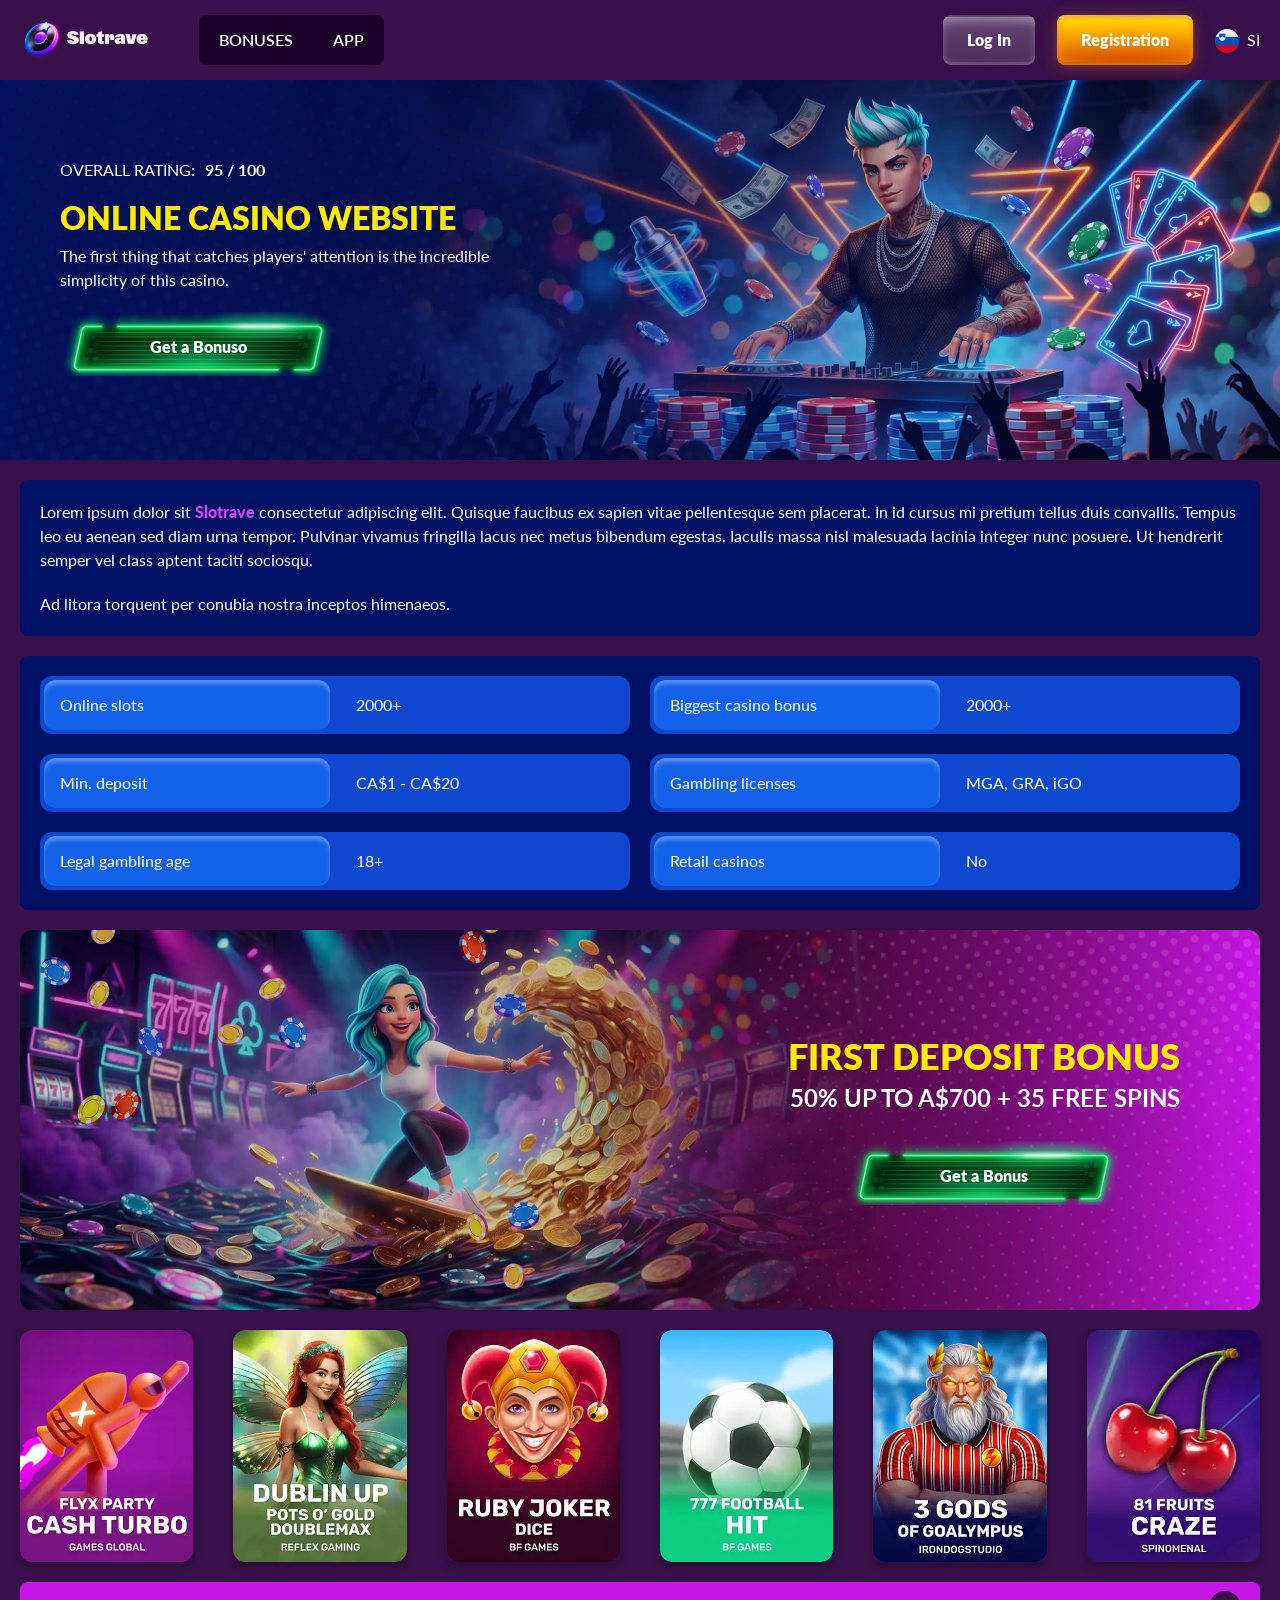
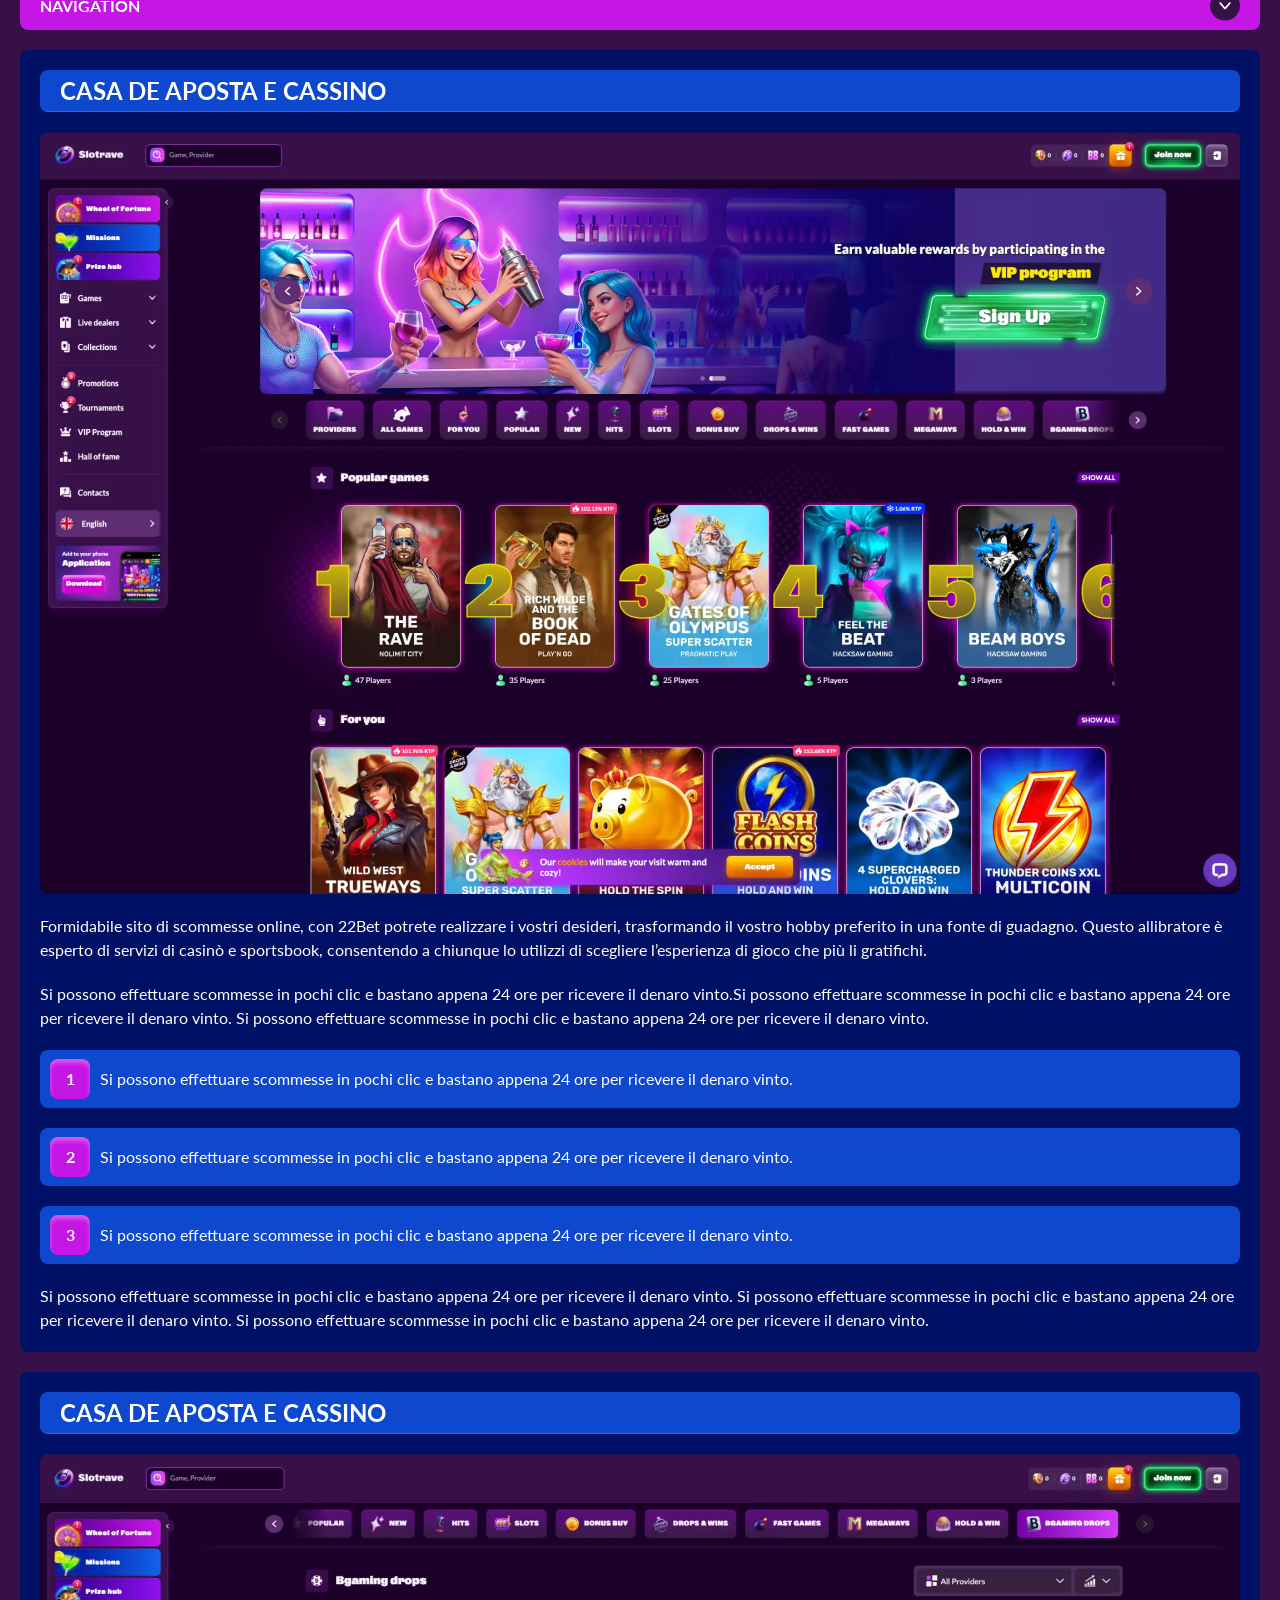
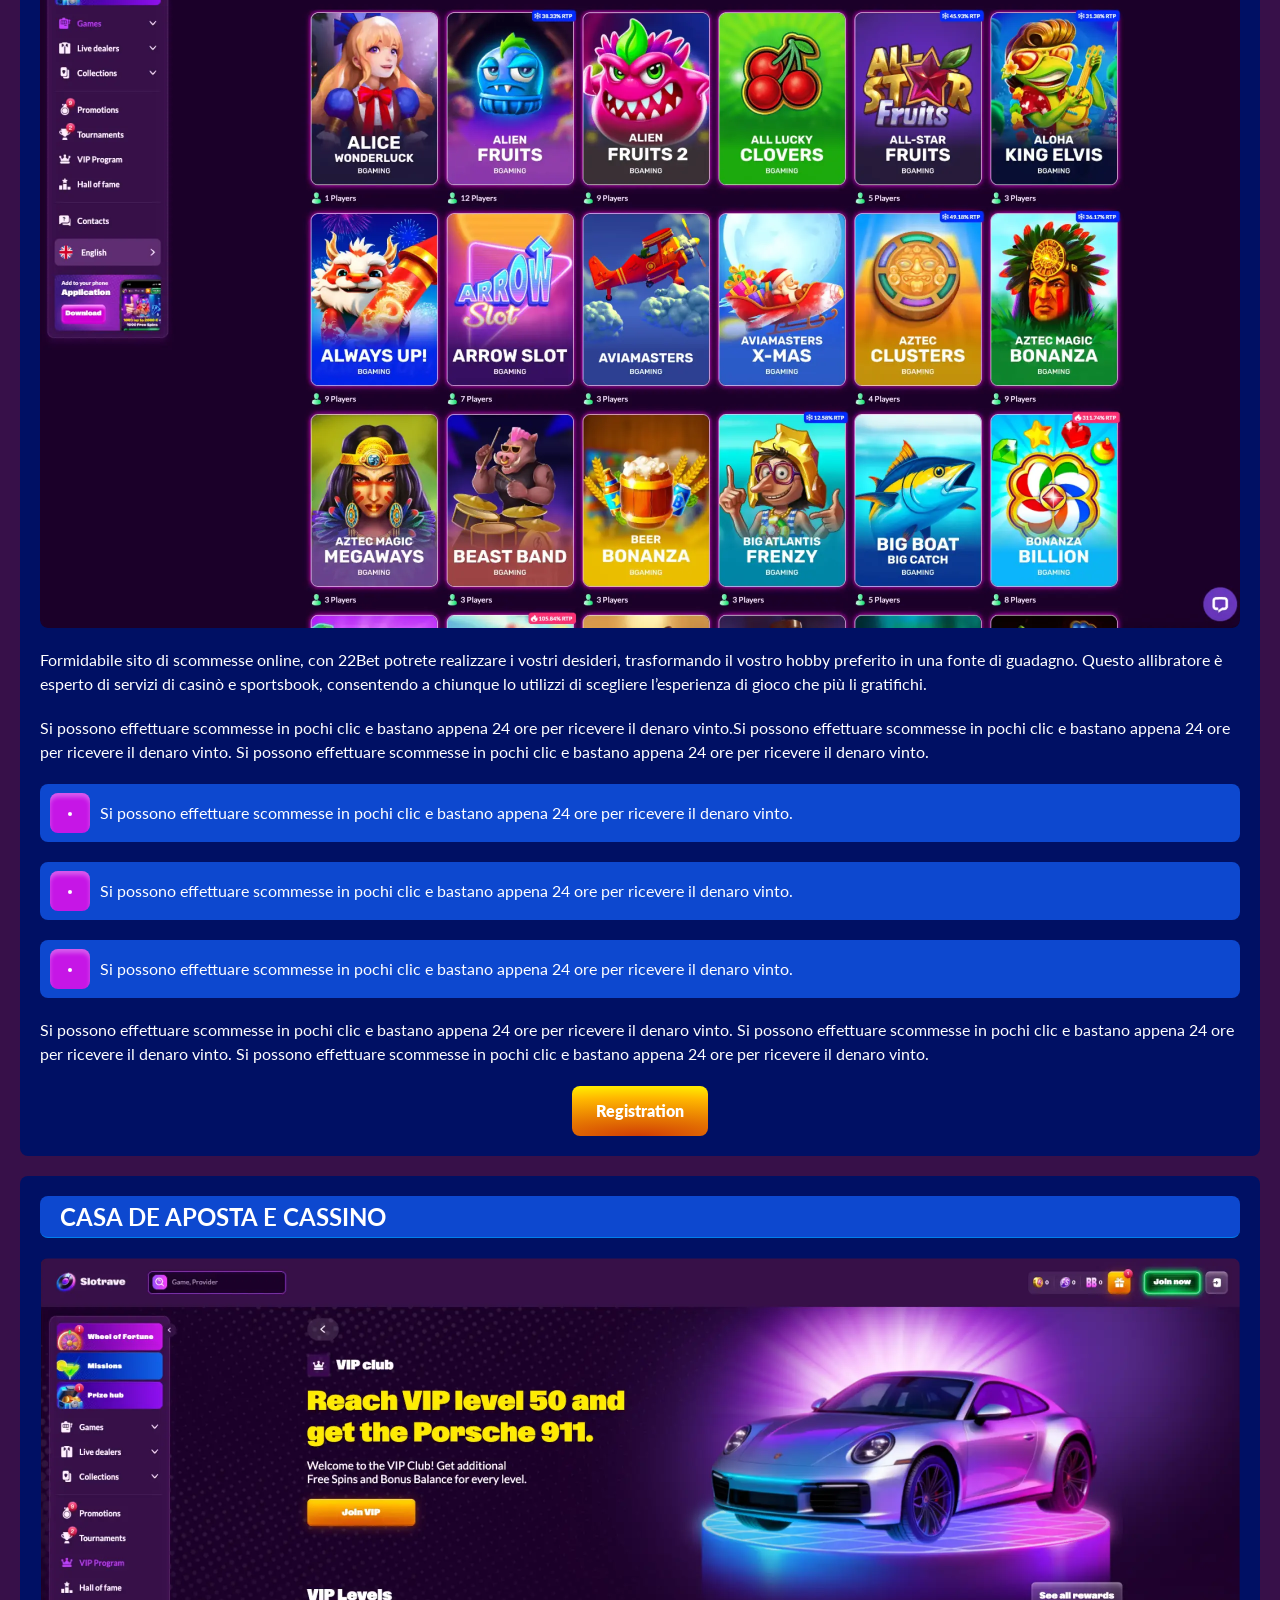
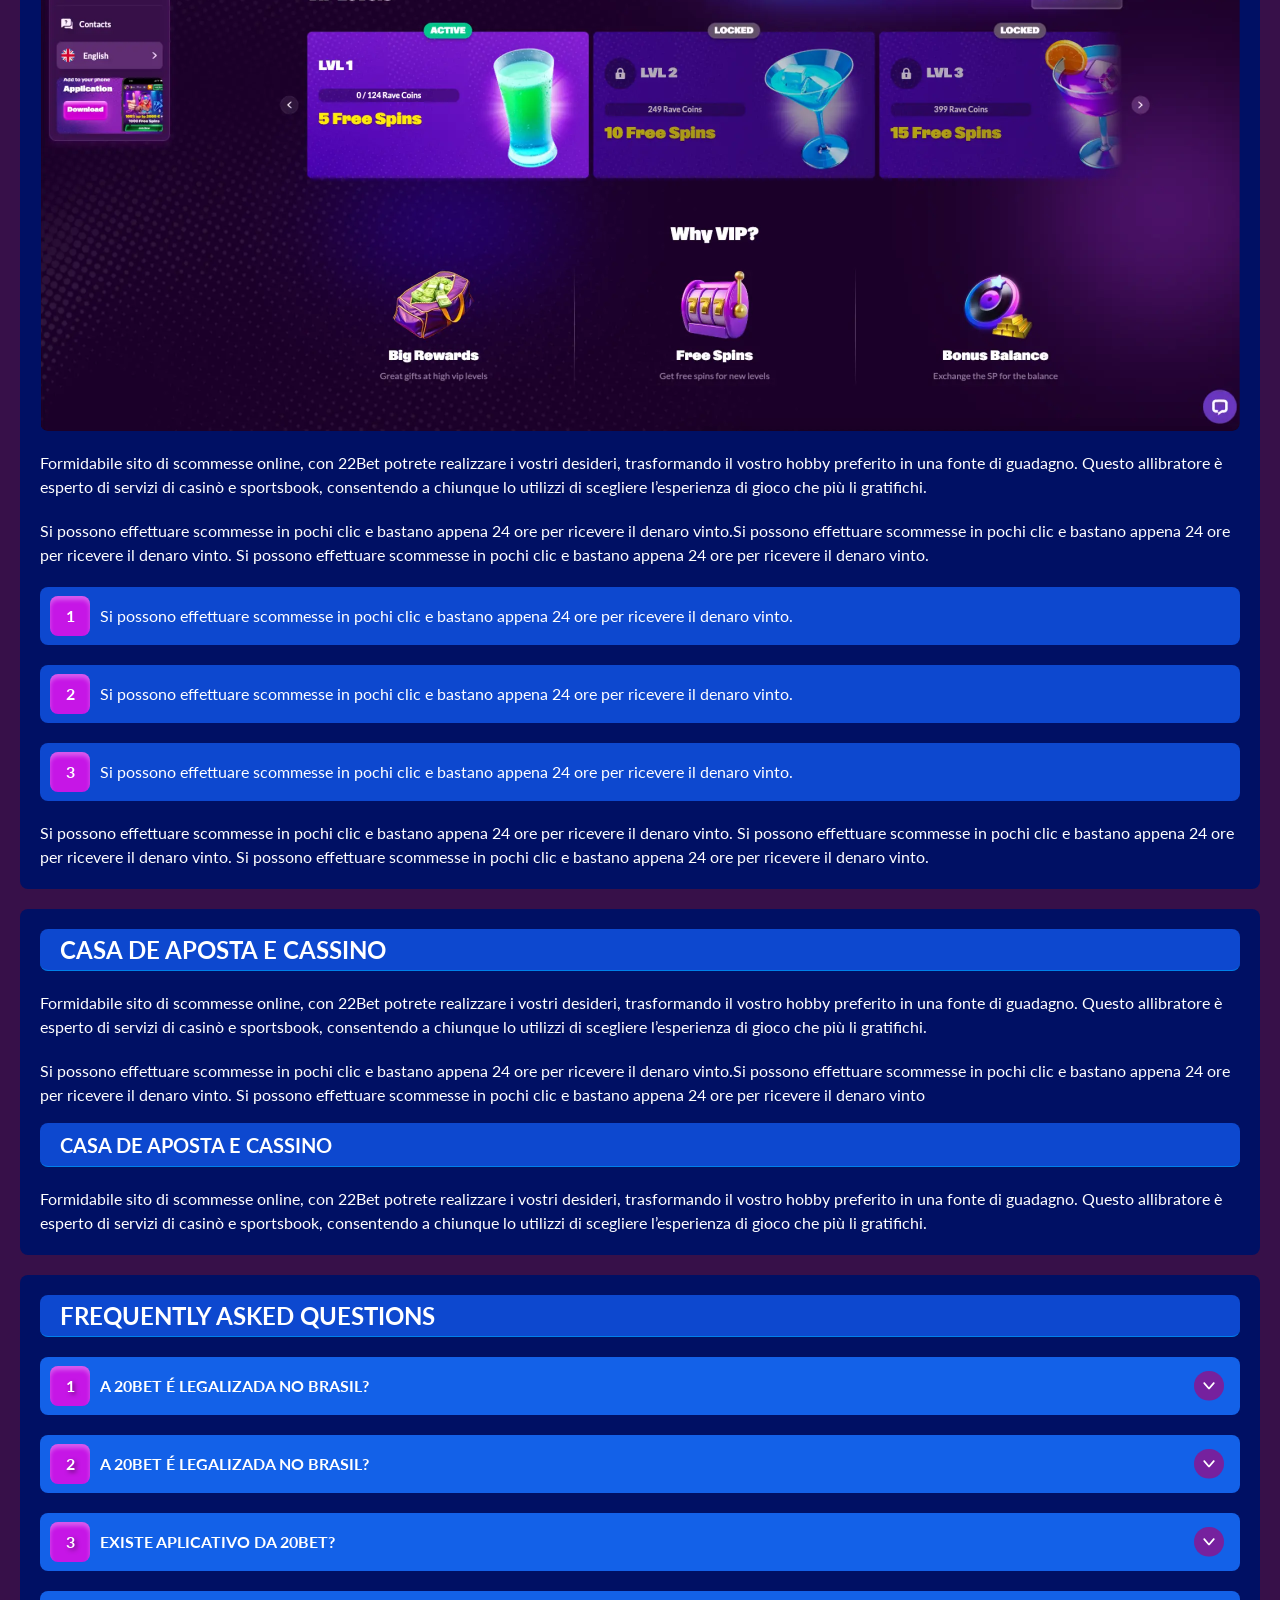
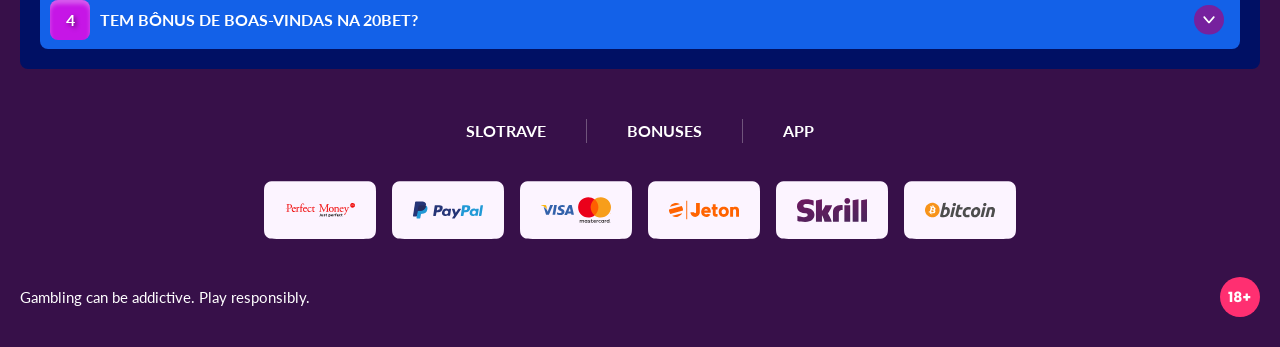
<file: index.html>
<!DOCTYPE html>
<html lang="si">
  <head>
    <meta charset="UTF-8" />
   
    <meta name="viewport" content="width=device-width, initial-scale=1.0" />
    <title>Slotrave </title>
    <meta name="description" content />
    <meta property="og:site_name" content />
    <meta property="og:title" content />
    <meta property="og:type" content="website" />
    <meta property="og:url" content />
    <meta property="og:image" content />
    <meta property="og:image:alt" content />
    <meta property="og:locale" content="si" />
    <meta property="og:description" content />
    <link rel="preconnect" href="https://fonts.googleapis.com" />
    <link rel="preconnect" href="https://fonts.gstatic.com" crossorigin="anonymous" />
 <link href="https://fonts.googleapis.com/css2?family=Lato:ital,wght@0,100;0,300;0,400;0,700;0,900;1,100;1,300;1,400;1,700;1,900&display=swap" rel="stylesheet">
   <link rel="stylesheet" href="./css/reset.css" />
    <link rel="stylesheet" href="./css/main.css" />
    <link rel="stylesheet" href="./css/media.css"/>
    <link rel="icon" href="./images/Group.png" type="image/x-icon"/>
    <script
    src="https://code.jquery.com/jquery-3.6.1.min.js"
    integrity="sha256-o88AwQnZB+VDvE9tvIXrMQaPlFFSUTR+nldQm1LuPXQ="
    crossorigin="anonymous"
  ></script>
  </head>
  <body>
    <header class="header">
      <section class="content header__content">
        <a href="./index.html" class="logo header__logo"
          ><img src="./images/logo.svg" alt="logo" title
        /></a>
        <button class="header__btn-menu" >
          <svg width="16px" height="16px" viewBox="0 0 16 16" xmlns="http://www.w3.org/2000/svg">
              <rect y="0" width="16" height="3" rx="1.5"></rect>
              <rect y="6.5" width="16" height="3" rx="1.5"></rect>
              <rect y="13" width="16" height="3" rx="1.5"></rect>
            </svg>
        </button>

          <nav class="menu header__menu">
            <ul class="header__menu-list">
                
              <li class="" >
            
                <a href="./bonus.html" >
                <span>Bonuses</span>
              </a>
            
              </a>
            </li>
              <li>
                <a href="./app.html">
                 App
                </a>
              </li>
              
             
            </ul>
            <div class="header__button header__button-menu " >
              <a href="#" class="button  button__login-menu">log in</a>
              <a href="#" class="button button__menu">registration</a>
            </div>
           
          </nav>
            <a href="#" class="button button__login">log in</a>
            <a href="#" class="button button__singup">registration</a>
            <!-- <div id="clock" class="header__time">00:00</div> -->
            <a href="#" class="header__flag">
                <span><img src="./images/flag.png" alt="flag" title /></span>
                <span>si</span>
              </a>
      </section>
    </header>
     <main class="main home main-page">
        <section class=" hero hero__page">
           
            <div class="background">
              <img src="./images/main/bg-main.webp" alt="hero" title />
              
            </div>
            <div class="hero__wrapper">
              <div class="hero__data">
                <div class="hero__rating" >
                  <p>Overall Rating:</p>
                 
                  <span >
                    <span >95</span>
                  <span>/</span> 
                  <span >100</span>
                  
                  </span>
                </div>
                <h1 class="title general hero__title">
                 Online Casino Website
                </h1>
                <p class="hero__text">The first thing that catches players' attention is the incredible simplicity of this casino.</p>
                <a href="#" class="button  hero__button">Get a Bonuso</a>
               
              </div>
             
            </div>
          </section>
      <section class="main__wrap main__wrap-page">
       
       <section class="content__wrapper content__wrapper-page">

         
        
       
          <section class="content article">
            <p>
             Lorem ipsum dolor sit <a href="#">Slotrave</a> consectetur adipiscing elit. Quisque faucibus ex sapien vitae pellentesque sem placerat. In id cursus mi pretium tellus duis convallis. Tempus leo eu aenean sed diam urna tempor. Pulvinar vivamus fringilla lacus nec metus bibendum egestas. Iaculis massa nisl malesuada lacinia integer nunc posuere. Ut hendrerit semper vel class aptent taciti sociosqu.
            </p>
            <p>
             Ad litora torquent per conubia nostra inceptos himenaeos.
            </p>
          </section>
      <section class="content features">
           
              <table class="features__table">
               <tbody class="features__group">
                 
                   <tr>
                   <td>Online slots</td>
                   <td>2000+</td>
                  </tr>
                  <tr>
                   <td>Biggest casino bonus</td>
                   <td>2000+</td>
                  </tr>
                  <tr>
                   <td>Min. deposit</td>
                   <td>CA$1 - CA$20</td>
                  </tr>
              
                     <tr>
                     <td>Gambling licenses</td>
                     <td>MGA, GRA, iGO</td>
                   </tr>
                   <tr>
                     <td>Legal gambling age</td>
                     <td>18+</td>
                   </tr>
                   <tr>
                     <td>Retail casinos</td>
                     <td>No</td>
                   </tr>
                
               </tbody>
             </table>
            
         
           </section>  

        
             
             <section class="content banner banner-main">
            <div class="background ">
              
              <img src="./images/main/banner-main.webp" alt="banner" title />
              
            </div>
            <div class="banner__info">
              
              <h2 class="title high banner__title-main">
                  
               first Deposit Bonus
              </h2>
            <p class="banner__subtitle">50% up to A$700 + 35 Free spins</p>
              <a href="#" class="button banner__button">Get a Bonus</a>
            </div>
          </section>
          
           <section class="content casino">
           
              <ul class="casino__list ">
                <li class="casino__item">
                    <a href="#"><div class="casino__wrapper">
                      <img class="casino__img" src="./images/main/card-main1.webp" alt="" title>
                    <div class="casino__hover casino__hover-live">
                        
                        <div class="casino-box">
                            
                        <span  class="button  casino__buttons"><img src="./images/card-button.svg" alt="" title></span>
                        </div>
                    </div>
                    </div>
                    </a>
                </li>
                <li class="casino__item">
                  <a href="#"><div class="casino__wrapper">
                      <img class="casino__img" src="./images/main/card-main2.webp" alt="" title>
                    <div class="casino__hover casino__hover-live">
                        
                        <div class="casino-box">
                            
                        <span  class="button  casino__buttons"><img src="./images/card-button.svg" alt="" title></span>
                        </div>
                    </div>
                    </div>
                    </a>
              </li>
              <li class="casino__item">
              <a href="#"><div class="casino__wrapper">
                      <img class="casino__img" src="./images/main/card-main3.webp" alt="" title>
                    <div class="casino__hover casino__hover-live">
                        
                        <div class="casino-box">
                            
                        <span  class="button  casino__buttons"><img src="./images/card-button.svg" alt="" title></span>
                        </div>
                    </div>
                    </div>
                    </a>
            </li>
             <li class="casino__item">
                <a href="#"><div class="casino__wrapper">
                      <img class="casino__img" src="./images/main/card-main4.webp" alt="" title>
                    <div class="casino__hover casino__hover-live">
                        
                        <div class="casino-box">
                            
                        <span  class="button  casino__buttons"><img src="./images/card-button.svg" alt="" title></span>
                        </div>
                    </div>
                    </div>
                    </a>
            </li>
             <li class="casino__item">
                <a href="#"><div class="casino__wrapper">
                      <img class="casino__img" src="./images/main/card-main5.webp" alt="" title>
                    <div class="casino__hover casino__hover-live">
                        
                        <div class="casino-box">
                            
                        <span  class="button  casino__buttons"><img src="./images/card-button.svg" alt="" title></span>
                        </div>
                    </div>
                    </div>
                    </a>
            </li>
             <li class="casino__item">
                <a href="#"><div class="casino__wrapper">
                      <img class="casino__img" src="./images/main/card-main6.webp" alt="" title>
                    <div class="casino__hover casino__hover-live">
                        
                        <div class="casino-box">
                            
                        <span  class="button  casino__buttons"><img src="./images/card-button.svg" alt="" title></span>
                        </div>
                    </div>
                    </div>
                    </a>
            </li>
        

              </ul>
         </section>
              <section class="content menu-review__content">
              

            
                <div class="menu__review-desk menu__review-content">Navigation</div>
                <ul class="menu__review menu__review-list">
                  <li><a href="#">Lorem ipsum dolor sit</a></li>
                    <li><a href="#">Amet consectetur adipiscing</a></li>
                      <li><a href="#">Quisque faucibus ex sapien vitae</a></li>
                        <li><a href="#">Ut hendrerit sempero</a></li>
                          <li><a href="#">Pulvinar vivamus fringilla</a></li>
                           <li><a href="#">Ad litora torquent per conubia</a></li>
                         
                          
                </ul>
             
          
          </section>
          
        
          <section class="content article">
            <h2 class="title high article__title">Casa de Aposta e Cassino</h2>
             <div class="images">
              <img src="./images/main/image1-main.webp" alt="banner" title />
            </div>
            <p>
             Formidabile sito di scommesse online, con 22Bet potrete realizzare i vostri desideri, trasformando il vostro hobby preferito in una fonte di guadagno. Questo allibratore è esperto di servizi di casinò e sportsbook, consentendo a chiunque lo utilizzi di scegliere l’esperienza di gioco che più li gratifichi.
            </p>
            <p>
             Si possono effettuare scommesse in pochi clic e bastano appena 24 ore per ricevere il denaro vinto.Si possono effettuare scommesse in pochi clic e bastano appena 24 ore per ricevere il denaro vinto. Si possono effettuare scommesse in pochi clic e bastano appena 24 ore per ricevere il denaro vinto.
            </p>
           <ol>
              <li>Si possono effettuare scommesse in pochi clic e bastano appena 24 ore per ricevere il denaro vinto.</li>
              <li>Si possono effettuare scommesse in pochi clic e bastano appena 24 ore per ricevere il denaro vinto.</li>
              <li>Si possono effettuare scommesse in pochi clic e bastano appena 24 ore per ricevere il denaro vinto.</li>
            </ol>
            <p>Si possono effettuare scommesse in pochi clic e bastano appena 24 ore per ricevere il denaro vinto. Si possono effettuare scommesse in pochi clic e bastano appena 24 ore per ricevere il denaro vinto. Si possono effettuare scommesse in pochi clic e bastano appena 24 ore per ricevere il denaro vinto.</p>
          </section>
           <section class="content article">
            <h2 class="title high article__title">Casa de Aposta e Cassino</h2>
             <div class="images">
              <img src="./images/main/image2-main.webp" alt="banner" title />
            </div>
            <p>
             Formidabile sito di scommesse online, con 22Bet potrete realizzare i vostri desideri, trasformando il vostro hobby preferito in una fonte di guadagno. Questo allibratore è esperto di servizi di casinò e sportsbook, consentendo a chiunque lo utilizzi di scegliere l’esperienza di gioco che più li gratifichi.
            </p>
            <p>
             Si possono effettuare scommesse in pochi clic e bastano appena 24 ore per ricevere il denaro vinto.Si possono effettuare scommesse in pochi clic e bastano appena 24 ore per ricevere il denaro vinto. Si possono effettuare scommesse in pochi clic e bastano appena 24 ore per ricevere il denaro vinto.
            </p>
           <ul>
              <li>Si possono effettuare scommesse in pochi clic e bastano appena 24 ore per ricevere il denaro vinto.</li>
              <li>Si possono effettuare scommesse in pochi clic e bastano appena 24 ore per ricevere il denaro vinto.</li>
              <li>Si possono effettuare scommesse in pochi clic e bastano appena 24 ore per ricevere il denaro vinto.</li>
            </ul>
            <p>Si possono effettuare scommesse in pochi clic e bastano appena 24 ore per ricevere il denaro vinto. Si possono effettuare scommesse in pochi clic e bastano appena 24 ore per ricevere il denaro vinto. Si possono effettuare scommesse in pochi clic e bastano appena 24 ore per ricevere il denaro vinto.</p>
         <a href="#" class="button">Registration</a>
          </section>
           <section class="content article">
            <h2 class="title high article__title">Casa de Aposta e Cassino</h2>
             <div class="images">
              <img src="./images/main/image3-main.webp" alt="banner" title />
            </div>
            <p>
             Formidabile sito di scommesse online, con 22Bet potrete realizzare i vostri desideri, trasformando il vostro hobby preferito in una fonte di guadagno. Questo allibratore è esperto di servizi di casinò e sportsbook, consentendo a chiunque lo utilizzi di scegliere l’esperienza di gioco che più li gratifichi.
            </p>
            <p>
             Si possono effettuare scommesse in pochi clic e bastano appena 24 ore per ricevere il denaro vinto.Si possono effettuare scommesse in pochi clic e bastano appena 24 ore per ricevere il denaro vinto. Si possono effettuare scommesse in pochi clic e bastano appena 24 ore per ricevere il denaro vinto.
            </p>
           <ol>
              <li>Si possono effettuare scommesse in pochi clic e bastano appena 24 ore per ricevere il denaro vinto.</li>
              <li>Si possono effettuare scommesse in pochi clic e bastano appena 24 ore per ricevere il denaro vinto.</li>
              <li>Si possono effettuare scommesse in pochi clic e bastano appena 24 ore per ricevere il denaro vinto.</li>
            </ol>
            <p>Si possono effettuare scommesse in pochi clic e bastano appena 24 ore per ricevere il denaro vinto. Si possono effettuare scommesse in pochi clic e bastano appena 24 ore per ricevere il denaro vinto. Si possono effettuare scommesse in pochi clic e bastano appena 24 ore per ricevere il denaro vinto.</p>
          </section>
           <section class="content article">
            <h2 class="title high article__title">Casa de Aposta e Cassino</h2>
            <p>Formidabile sito di scommesse online, con 22Bet potrete realizzare i vostri desideri, trasformando il vostro hobby preferito in una fonte di guadagno. Questo allibratore è esperto di servizi di casinò e sportsbook, consentendo a chiunque lo utilizzi di scegliere l’esperienza di gioco che più li gratifichi.</p>
            <p>Si possono effettuare scommesse in pochi clic e bastano appena 24 ore per ricevere il denaro vinto.Si possono effettuare scommesse in pochi clic e bastano appena 24 ore per ricevere il denaro vinto. Si possono effettuare scommesse in pochi clic e bastano appena 24 ore per ricevere il denaro vinto</p>
            <h3>Casa de Aposta e Cassino</h3>
            <p>Formidabile sito di scommesse online, con 22Bet potrete realizzare i vostri desideri, trasformando il vostro hobby preferito in una fonte di guadagno. Questo allibratore è esperto di servizi di casinò e sportsbook, consentendo a chiunque lo utilizzi di scegliere l’esperienza di gioco che più li gratifichi.</p>
           </section>

          <section class="content faq">
            <h2 class="title high faq__title">Frequently Asked Questions</h2>
            <ol class="faq__list " >
              <li class="faq__item"  >
                <h3 class="title medium faq__subtitle js-button-expander js-button-expander--faq"  >A 20Bet é legalizada no Brasil?
                 </h3>
                <div  class="faq__answer js-expand-content js-expand-content--faq" >
                  <p  >
                    Sim, a casa de apostas tem licença emitida por Curaçao, que é reconhecida no Brasil e a permite atuar por aqui.
                  </p>
                </div>
              </li>
              <li class="faq__item"  >
                <h3 class="title medium faq__subtitle js-button-expander js-button-expander--faq"  >A 20Bet é legalizada no Brasil?</h3>
                <div class="faq__answer js-expand-content js-expand-content--faq" >
                  <p  >
                    Sim, a casa de apostas tem licença emitida por Curaçao, que é reconhecida no Brasil e a permite atuar por aqui.
                  </p>
                </div>
              </li> 
              <li class="faq__item"  >
                <h3 class="title medium faq__subtitle js-button-expander js-button-expander--faq"  >Existe aplicativo da 20Bet?</h3>
                <div class="faq__answer js-expand-content js-expand-content--faq" >
                  <p  >
                   Sim, disponível para sistemas operacionais iOS e Android.
                  </p>
                </div>
              </li> 
              <li class="faq__item"  >
                <h3 class="title medium faq__subtitle js-button-expander js-button-expander--faq"  >Tem bônus de boas-vindas na 20Bet?</h3>
                <div class="faq__answer js-expand-content js-expand-content--faq" >
                  <p  >
                   O pacote especial para novos usuários da 20Bet paga 100% sobre o primeiro depósito, com limite de 600 BRL.
                  </p>
                </div>
              </li> 
             
            </ol>
          </section>
          
        </section> 
      
        <div class=""  onclick="scrollToTop()">
          <button class="main__arrow" id="scrollToTopBtn"></button>
        </div> 
        
      </section>
    </main> 
     <footer class=" footer ">
      <section class="content footer__content">
        <ul class="footer__menu">
         <li><a href="/">slotrave</a></li>
         <li><a href="./bonus.html">bonuses</a></li>
         <li><a href="./app.html">app</a></li>
         
        </ul>
       
          <ul class="footer__cards-list">
           
            <li>
              <a href="#"
                ><img src="./images/footer-img1.svg" alt="card" title
              /></a>
            </li>
           <li>
              <a href="#"
                ><img src="./images/footer-img2.svg" alt="card" title
              /></a>
            </li> <li>
              <a href="#"
                ><img src="./images/footer-img3.svg" alt="card" title
              /></a>
            </li> <li>
              <a href="#"
                ><img src="./images/footer-img4.svg" alt="card" title
              /></a>
            </li> <li>
              <a href="#"
                ><img src="./images/footer-img5.svg" alt="card" title
              /></a>
            </li> <li>
              <a href="#"
                ><img src="./images/footer-img6.svg" alt="card" title
              /></a>
            </li>
          </ul>
       
        <div class="footer__wrapp">
          <div class="footer__text">
           
            <p>Gambling can be addictive. Play responsibly. 
</p>
           
          </div>
          <div class="footer__age">
            <img src="./images/age.svg" alt="age" title />
          </div>
        </div>
      
      </section>
    </footer>
    <script src="./js/arrowUp.js" defer></script>
    <script src="./js/sidebar.js" defer></script>
    <script src="./js/expander.js" defer></script>
    <script src="./js/mobile-menu.js" defer></script>
    <!-- <script src="./js/clock.js" defer></script> -->
  </body>
</html>
</file>
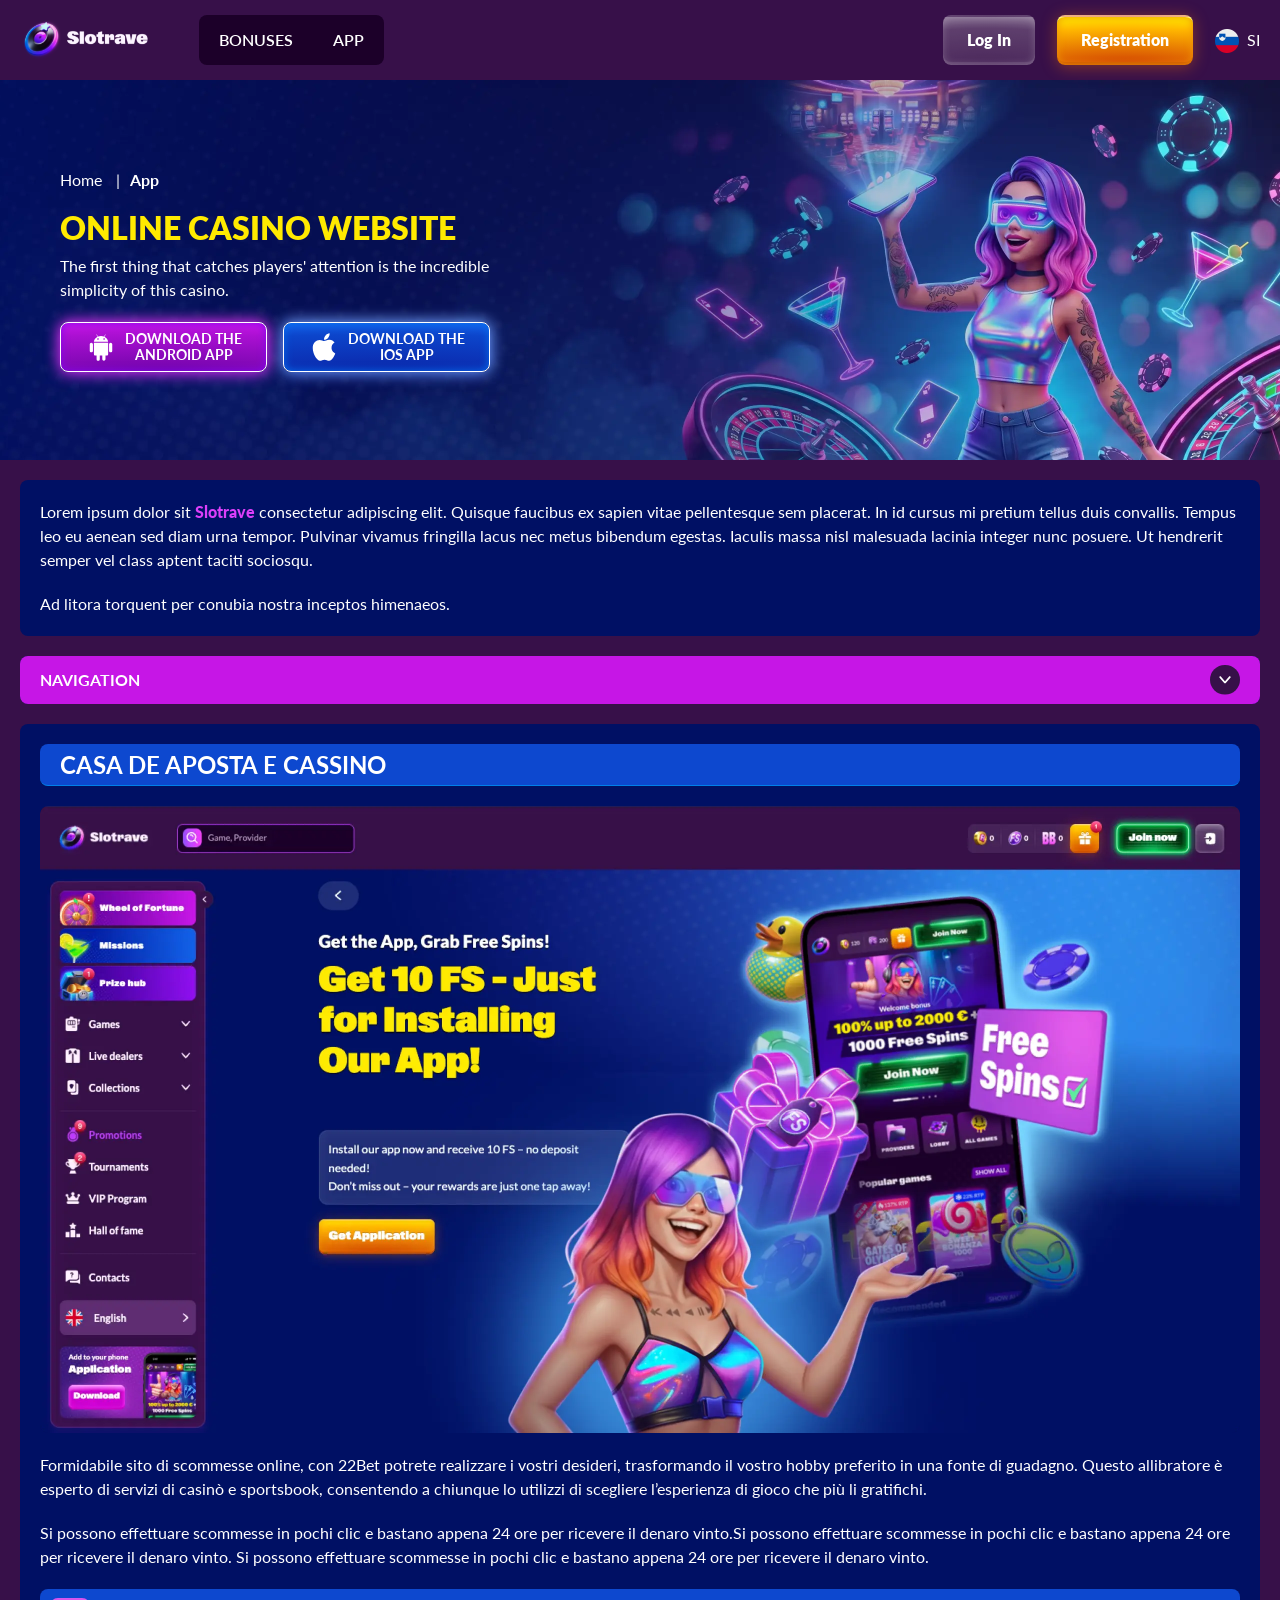
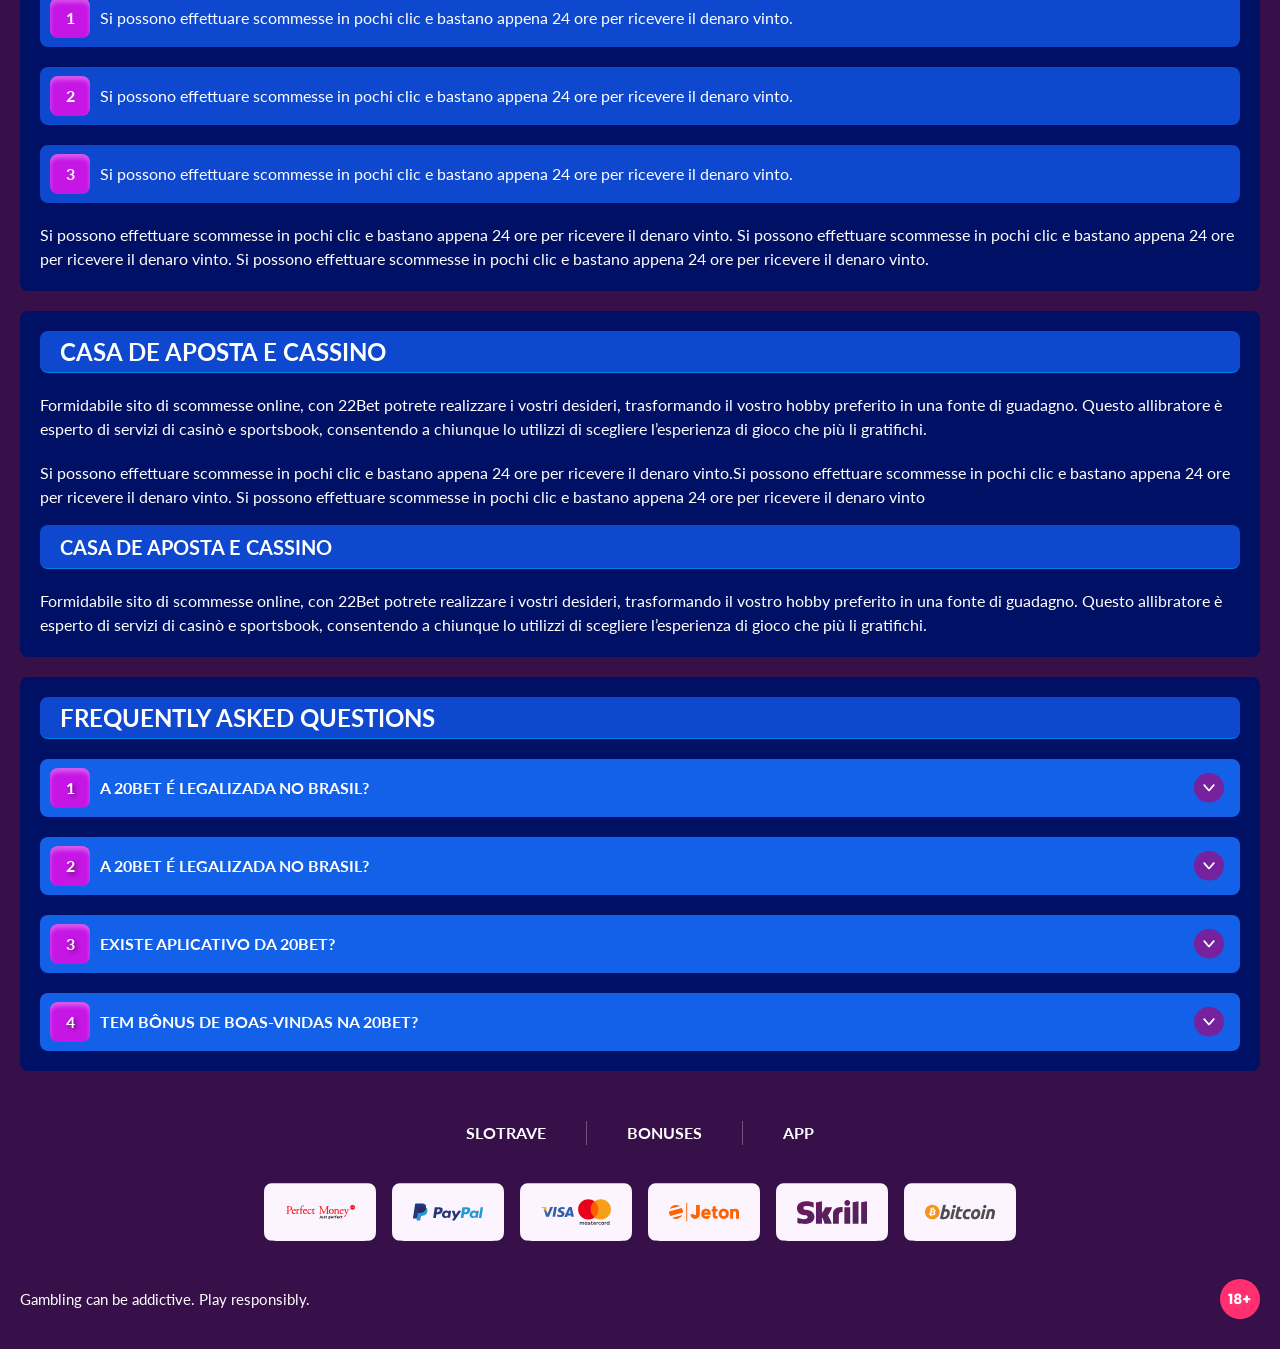
<file: app.html>
<!DOCTYPE html>
<html lang="si">
  <head>
    <meta charset="UTF-8" />
   
    <meta name="viewport" content="width=device-width, initial-scale=1.0" />
    <title>Slotrave </title>
    <meta name="description" content />
    <meta property="og:site_name" content />
    <meta property="og:title" content />
    <meta property="og:type" content="website" />
    <meta property="og:url" content />
    <meta property="og:image" content />
    <meta property="og:image:alt" content />
    <meta property="og:locale" content="si" />
    <meta property="og:description" content />
    <link rel="preconnect" href="https://fonts.googleapis.com" />
    <link rel="preconnect" href="https://fonts.gstatic.com" crossorigin="anonymous" />
  <link href="https://fonts.googleapis.com/css2?family=Lato:ital,wght@0,100;0,300;0,400;0,700;0,900;1,100;1,300;1,400;1,700;1,900&display=swap" rel="stylesheet">

   <link rel="stylesheet" href="./css/reset.css" />
    <link rel="stylesheet" href="./css/main.css" />
    <link rel="stylesheet" href="./css/media.css"/>
    <link rel="icon" href="./images/Group.png" type="image/x-icon"/>
    <script
    src="https://code.jquery.com/jquery-3.6.1.min.js"
    integrity="sha256-o88AwQnZB+VDvE9tvIXrMQaPlFFSUTR+nldQm1LuPXQ="
    crossorigin="anonymous"
  ></script>
  </head>
  <body>
    <header class="header">
      <section class="content header__content">
        <a href="./index.html" class="logo header__logo"
          ><img src="./images/logo.svg" alt="logo" title
        /></a>
        <button class="header__btn-menu" >
          <svg width="16px" height="16px" viewBox="0 0 16 16" xmlns="http://www.w3.org/2000/svg">
              <rect y="0" width="16" height="3" rx="1.5"></rect>
              <rect y="6.5" width="16" height="3" rx="1.5"></rect>
              <rect y="13" width="16" height="3" rx="1.5"></rect>
            </svg>
        </button>

          <nav class="menu header__menu">
           <ul class="header__menu-list">
                
              <li class="" >
            
                <a href="./bonus.html" >
                <span>Bonuses</span>
              </a>
            
              </a>
            </li>
              <li>
                <a href="./app.html">
                 App
                </a>
              </li>
              
             
            </ul>
            <div class="header__button header__button-menu " >
              <a href="#" class="button  button__login-menu">log in</a>
              <a href="#" class="button button__menu">registration</a>
            </div>
           
          </nav>
            <a href="#" class="button button__login">log in</a>
            <a href="#" class="button button__singup">registration</a>
            <!-- <div id="clock" class="header__time">00:00</div> -->
            <a href="#" class="header__flag">
                <span><img src="./images/flag.png" alt="flag" title /></span>
                <span>si</span>
              </a>
      </section>
    </header>
     <main class="main home main-page">
        <section class=" hero hero__page">
           
            <div class="background background-page">
              <img src="./images/app/bg-app.webp" alt="hero" title />
              
            </div>
            <div class="hero__wrapper hero__wrapper-page">
              <div class="hero__data hero__data-bonus">
                <ul
                class="breadcrumbs "
                
              >
                <li
                  
                >
                  <a href="#" >
                    <span >Home</span></a
                  >
                 
                </li>
                <li
                  
                >
                  <a href="/" > <span >App</span></a>
                 
                </li>
              </ul>
                <h1 class="title general hero__title">
                  Online Casino Website
                </h1>
                 <p class="hero__text">The first thing that catches players' attention is the incredible simplicity of this casino.</p>
               
              <div class="banner__content banner__content-app">
             
                  <a href="#" class="banner__btn banner__btn-app">
                    <img src="./images/main/apple-app.svg" alt="icon" title>
                   Download the </br>
IOS app
                  </a>
                  <a href="#" class="banner__btn banner__btn-android"
                    > <img src="./images/main/android-app.svg" alt="icon" title>Download the  </br>
 Android app</a
                  >
                </div>
              </div>
             
            </div>
          </section>
      <section class="main__wrap main__wrap-page">
       
       <section class="content__wrapper content__wrapper-page">

         
        
       
          <section class="content article">
            <p>
             Lorem ipsum dolor sit <a href="#">Slotrave</a> consectetur adipiscing elit. Quisque faucibus ex sapien vitae pellentesque sem placerat. In id cursus mi pretium tellus duis convallis. Tempus leo eu aenean sed diam urna tempor. Pulvinar vivamus fringilla lacus nec metus bibendum egestas. Iaculis massa nisl malesuada lacinia integer nunc posuere. Ut hendrerit semper vel class aptent taciti sociosqu.
            </p>
            <p>
             Ad litora torquent per conubia nostra inceptos himenaeos.
            </p>
          </section>
         
       <section class="content menu-review__content">
              

            
                <div class="menu__review-desk menu__review-content">Navigation</div>
                <ul class="menu__review menu__review-list">
                  <li><a href="#">Lorem ipsum dolor sit</a></li>
                    <li><a href="#">Amet consectetur adipiscing</a></li>
                      <li><a href="#">Quisque faucibus ex sapien vitae</a></li>
                        <li><a href="#">Ut hendrerit sempero</a></li>
                          <li><a href="#">Pulvinar vivamus fringilla</a></li>
                           <li><a href="#">Ad litora torquent per conubia</a></li>
                         
                          
                </ul>
             
          
          </section>
        
          <section class="content article">
            <h2 class="title high article__title">Casa de Aposta e Cassino</h2>
             <div class="images">
              <img src="./images/app/image1-app.webp" alt="banner" title />
            </div>
            <p>
             Formidabile sito di scommesse online, con 22Bet potrete realizzare i vostri desideri, trasformando il vostro hobby preferito in una fonte di guadagno. Questo allibratore è esperto di servizi di casinò e sportsbook, consentendo a chiunque lo utilizzi di scegliere l’esperienza di gioco che più li gratifichi.
            </p>
            <p>
             Si possono effettuare scommesse in pochi clic e bastano appena 24 ore per ricevere il denaro vinto.Si possono effettuare scommesse in pochi clic e bastano appena 24 ore per ricevere il denaro vinto. Si possono effettuare scommesse in pochi clic e bastano appena 24 ore per ricevere il denaro vinto.
            </p>
           <ol>
              <li>Si possono effettuare scommesse in pochi clic e bastano appena 24 ore per ricevere il denaro vinto.</li>
              <li>Si possono effettuare scommesse in pochi clic e bastano appena 24 ore per ricevere il denaro vinto.</li>
              <li>Si possono effettuare scommesse in pochi clic e bastano appena 24 ore per ricevere il denaro vinto.</li>
            </ol>
            <p>Si possono effettuare scommesse in pochi clic e bastano appena 24 ore per ricevere il denaro vinto. Si possono effettuare scommesse in pochi clic e bastano appena 24 ore per ricevere il denaro vinto. Si possono effettuare scommesse in pochi clic e bastano appena 24 ore per ricevere il denaro vinto.</p>
          </section>
         
         
           <section class="content article">
            <h2 class="title high article__title">Casa de Aposta e Cassino</h2>
            <p>Formidabile sito di scommesse online, con 22Bet potrete realizzare i vostri desideri, trasformando il vostro hobby preferito in una fonte di guadagno. Questo allibratore è esperto di servizi di casinò e sportsbook, consentendo a chiunque lo utilizzi di scegliere l’esperienza di gioco che più li gratifichi.</p>
            <p>Si possono effettuare scommesse in pochi clic e bastano appena 24 ore per ricevere il denaro vinto.Si possono effettuare scommesse in pochi clic e bastano appena 24 ore per ricevere il denaro vinto. Si possono effettuare scommesse in pochi clic e bastano appena 24 ore per ricevere il denaro vinto</p>
            <h3>Casa de Aposta e Cassino</h3>
            <p>Formidabile sito di scommesse online, con 22Bet potrete realizzare i vostri desideri, trasformando il vostro hobby preferito in una fonte di guadagno. Questo allibratore è esperto di servizi di casinò e sportsbook, consentendo a chiunque lo utilizzi di scegliere l’esperienza di gioco che più li gratifichi.</p>
           </section>

          <section class="content faq">
            <h2 class="title high faq__title">Frequently Asked Questions</h2>
            <ul class="faq__list " >
              <li class="faq__item"  >
                <h3 class="title medium faq__subtitle js-button-expander js-button-expander--faq"  >A 20Bet é legalizada no Brasil?
                 </h3>
                <div  class="faq__answer js-expand-content js-expand-content--faq" >
                  <p  >
                    Sim, a casa de apostas tem licença emitida por Curaçao, que é reconhecida no Brasil e a permite atuar por aqui.
                  </p>
                </div>
              </li>
              <li class="faq__item"  >
                <h3 class="title medium faq__subtitle js-button-expander js-button-expander--faq"  >A 20Bet é legalizada no Brasil?</h3>
                <div class="faq__answer js-expand-content js-expand-content--faq" >
                  <p  >
                    Sim, a casa de apostas tem licença emitida por Curaçao, que é reconhecida no Brasil e a permite atuar por aqui.
                  </p>
                </div>
              </li> 
              <li class="faq__item"  >
                <h3 class="title medium faq__subtitle js-button-expander js-button-expander--faq"  >Existe aplicativo da 20Bet?</h3>
                <div class="faq__answer js-expand-content js-expand-content--faq" >
                  <p  >
                   Sim, disponível para sistemas operacionais iOS e Android.
                  </p>
                </div>
              </li> 
              <li class="faq__item"  >
                <h3 class="title medium faq__subtitle js-button-expander js-button-expander--faq"  >Tem bônus de boas-vindas na 20Bet?</h3>
                <div class="faq__answer js-expand-content js-expand-content--faq" >
                  <p  >
                   O pacote especial para novos usuários da 20Bet paga 100% sobre o primeiro depósito, com limite de 600 BRL.
                  </p>
                </div>
              </li> 
             
            </ul>
          </section>
          
        </section> 
      
        <div class=""  onclick="scrollToTop()">
          <button class="main__arrow" id="scrollToTopBtn"></button>
        </div> 
        
      </section>
    </main> 
 <footer class=" footer ">
      <section class="content footer__content">
        <ul class="footer__menu">
         <li><a href="/">slotrave</a></li>
         <li><a href="./bonus.html">bonuses</a></li>
         <li><a href="./app.html">app</a></li>
         
        </ul>
       
          <ul class="footer__cards-list">
           
            <li>
              <a href="#"
                ><img src="./images/footer-img1.svg" alt="card" title
              /></a>
            </li>
           <li>
              <a href="#"
                ><img src="./images/footer-img2.svg" alt="card" title
              /></a>
            </li> <li>
              <a href="#"
                ><img src="./images/footer-img3.svg" alt="card" title
              /></a>
            </li> <li>
              <a href="#"
                ><img src="./images/footer-img4.svg" alt="card" title
              /></a>
            </li> <li>
              <a href="#"
                ><img src="./images/footer-img5.svg" alt="card" title
              /></a>
            </li> <li>
              <a href="#"
                ><img src="./images/footer-img6.svg" alt="card" title
              /></a>
            </li>
          </ul>
       
        <div class="footer__wrapp">
          <div class="footer__text">
           
            <p>Gambling can be addictive. Play responsibly. 
</p>
           
          </div>
          <div class="footer__age">
            <img src="./images/age.svg" alt="age" title />
          </div>
        </div>
      
      </section>
    </footer>
    <script src="./js/arrowUp.js" defer></script>
    <script src="./js/sidebar.js" defer></script>
    <script src="./js/expander.js" defer></script>
    <script src="./js/mobile-menu.js" defer></script>
    <!-- <script src="./js/clock.js" defer></script> -->
  </body>
</html>
</file>
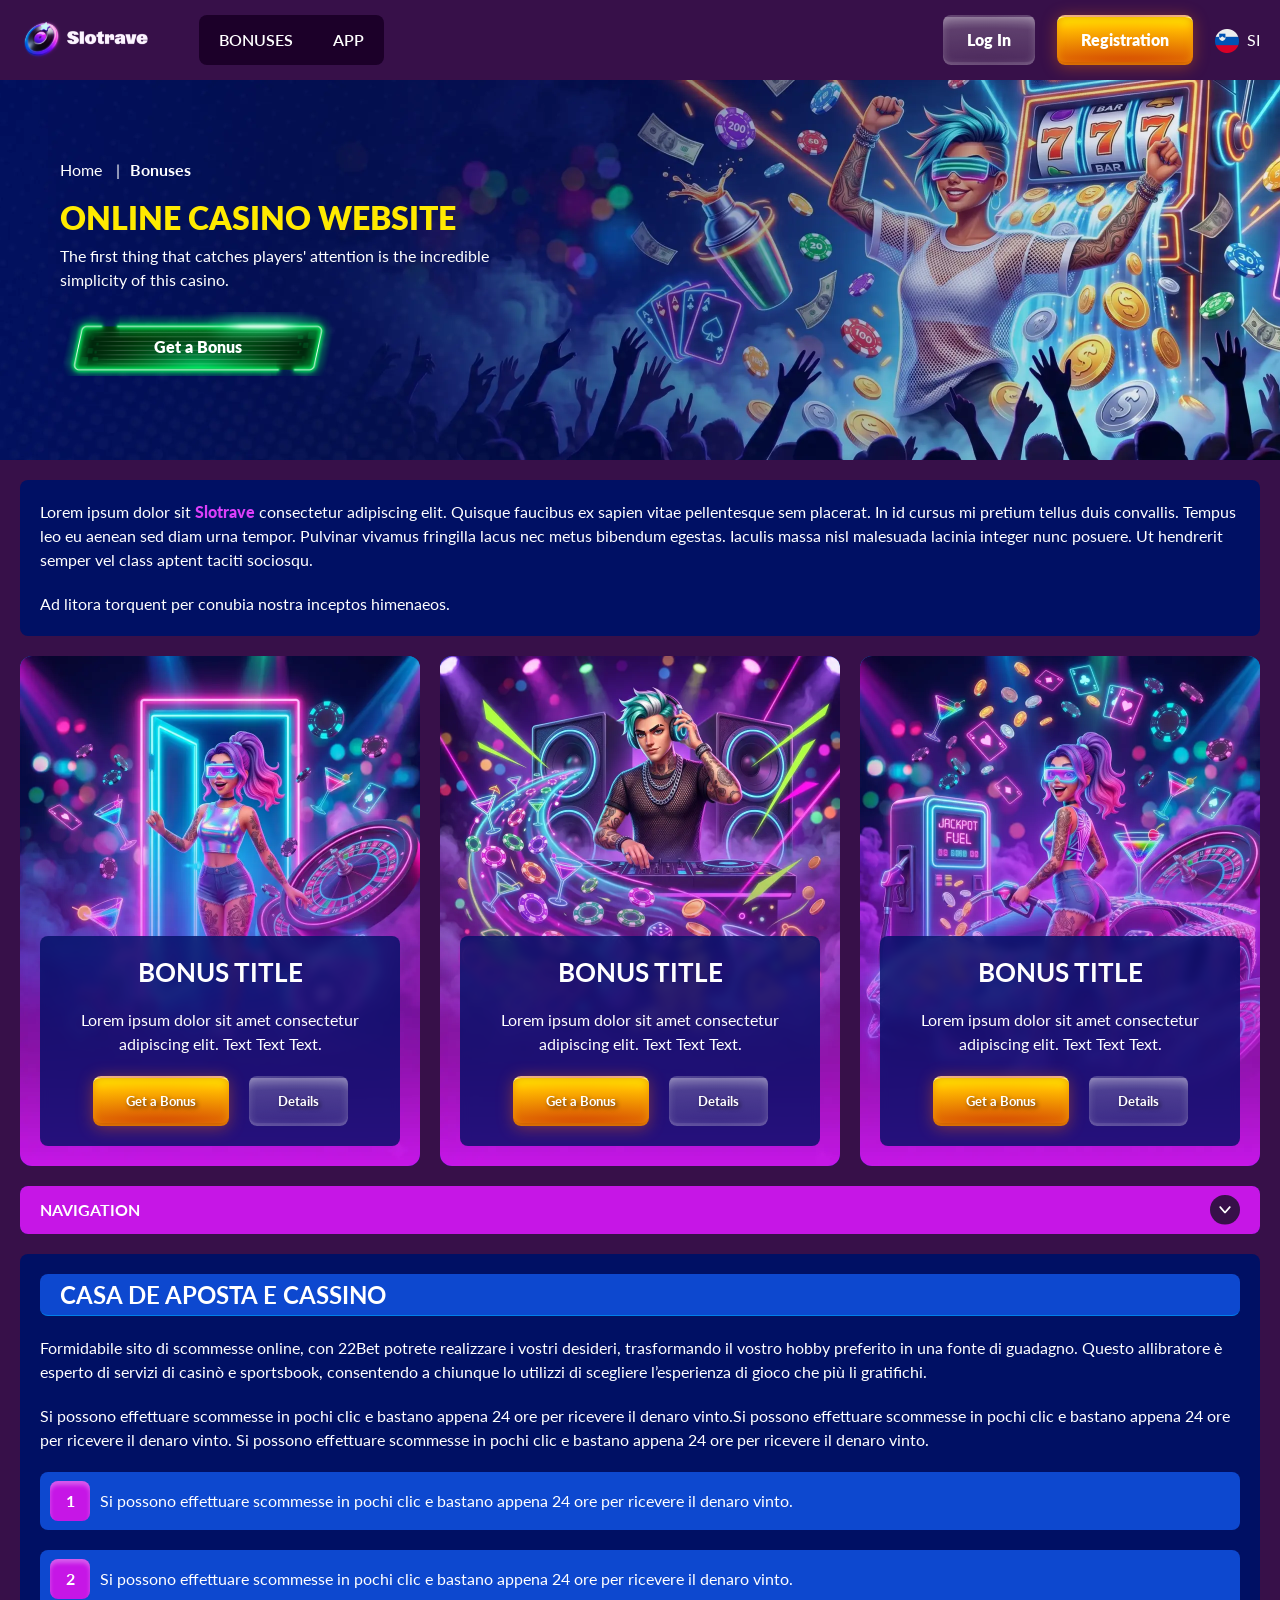
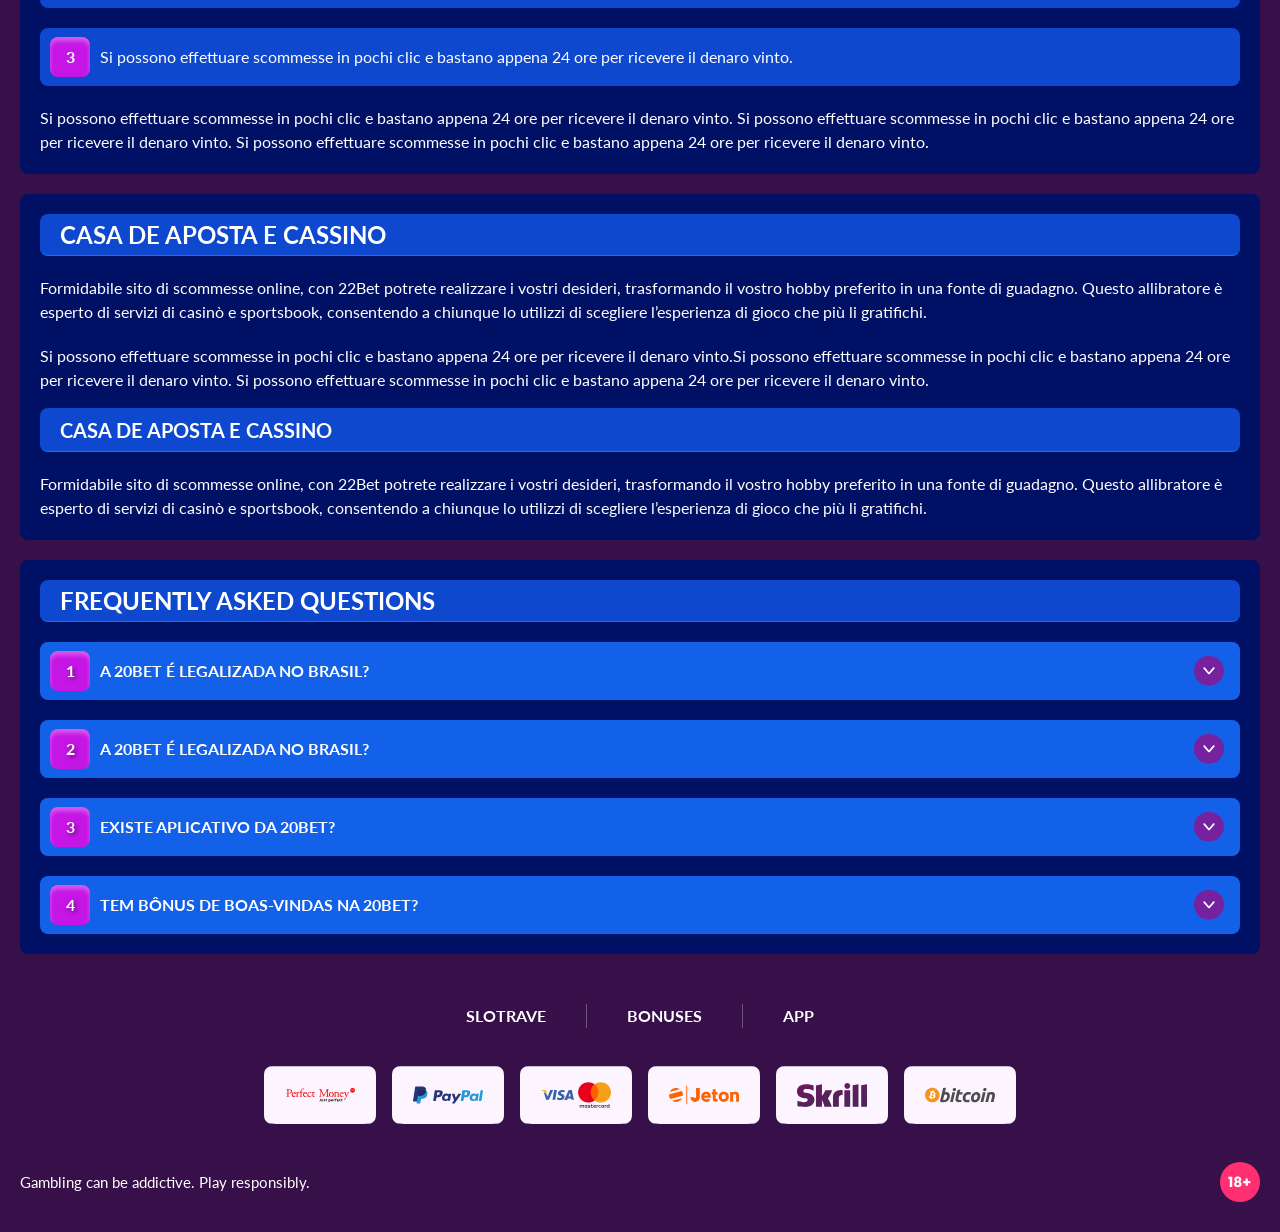
<file: bonus.html>
<!DOCTYPE html>
<html lang="si">
  <head>
    <meta charset="UTF-8" />
   
    <meta name="viewport" content="width=device-width, initial-scale=1.0" />
    <title>Slotrave</title>
    <meta name="description" content />
    <meta property="og:site_name" content />
    <meta property="og:title" content />
    <meta property="og:type" content="website" />
    <meta property="og:url" content />
    <meta property="og:image" content />
    <meta property="og:image:alt" content />
    <meta property="og:locale" content="si" />
    <meta property="og:description" content />
    <link rel="preconnect" href="https://fonts.googleapis.com" />
    <link rel="preconnect" href="https://fonts.gstatic.com" crossorigin="anonymous" />
  <link href="https://fonts.googleapis.com/css2?family=Lato:ital,wght@0,100;0,300;0,400;0,700;0,900;1,100;1,300;1,400;1,700;1,900&display=swap" rel="stylesheet">
  
    <link rel="stylesheet" href="./css/reset.css" />
    <link rel="stylesheet" href="./css/main.css" />
    <link rel="stylesheet" href="./css/media.css"/>
    <link rel="icon" href="./images/Group.png" type="image/x-icon"/>
    <script
    src="https://code.jquery.com/jquery-3.6.1.min.js"
    integrity="sha256-o88AwQnZB+VDvE9tvIXrMQaPlFFSUTR+nldQm1LuPXQ="
    crossorigin="anonymous"
  ></script>
  </head>
  <body>
  <header class="header">
      <section class="content header__content">
        <a href="./index.html" class="logo header__logo"
          ><img src="./images/logo.svg" alt="logo" title
        /></a>
        <button class="header__btn-menu" >
          <svg width="16px" height="16px" viewBox="0 0 16 16" xmlns="http://www.w3.org/2000/svg">
              <rect y="0" width="16" height="3" rx="1.5"></rect>
              <rect y="6.5" width="16" height="3" rx="1.5"></rect>
              <rect y="13" width="16" height="3" rx="1.5"></rect>
            </svg>
        </button>

          <nav class="menu header__menu">
        <ul class="header__menu-list">
                
              <li class="" >
            
                <a href="./bonus.html" >
                <span>Bonuses</span>
              </a>
            
              </a>
            </li>
              <li>
                <a href="./app.html">
                 App
                </a>
              </li>
              
             
            </ul>
            <div class="header__button header__button-menu " >
              <a href="#" class="button  button__login-menu">log in</a>
              <a href="#" class="button button__menu">registration</a>
            </div>
           
          </nav>
            <a href="#" class="button button__login">log in</a>
            <a href="#" class="button button__singup">registration</a>
            <!-- <div id="clock" class="header__time">00:00</div> -->
            <a href="#" class="header__flag">
                <span><img src="./images/flag.png" alt="flag" title /></span>
                <span>si</span>
              </a>
      </section>
    </header>
     <main class="main home main-page">
        <section class=" hero hero__page">
           
            <div class="background background-page">
              <img src="./images/bonus/bg-bonus.webp" alt="hero" title />
              
            </div>
            <div class="hero__wrapper hero__wrapper-page">
              <div class="hero__data hero__data-bonus">
                <ul
                class="breadcrumbs "
                
              >
                <li
                  
                >
                  <a href="/" >
                    <span >Home</span></a
                  >
                 
                </li>
                <li
                  
                >
                  <a href="#" > <span >Bonuses</span></a>
                 
                </li>
              </ul>
                <h1 class="title general hero__title">
                  Online Casino Website
                </h1>
                 <p class="hero__text">The first thing that catches players' attention is the incredible simplicity of this casino.</p>
               
                <a href="#" class="button  hero__button ">Get a Bonus</a>
               
              </div>
             
            </div>
          </section>
      <section class="main__wrap main__wrap-page">
       
       <section class="content__wrapper content__wrapper-page">
        <section class="content article">
            <p>
             Lorem ipsum dolor sit <a href="#">Slotrave</a> consectetur adipiscing elit. Quisque faucibus ex sapien vitae pellentesque sem placerat. In id cursus mi pretium tellus duis convallis. Tempus leo eu aenean sed diam urna tempor. Pulvinar vivamus fringilla lacus nec metus bibendum egestas. Iaculis massa nisl malesuada lacinia integer nunc posuere. Ut hendrerit semper vel class aptent taciti sociosqu.
            </p>
            <p>
             Ad litora torquent per conubia nostra inceptos himenaeos.
            </p>
          </section>
        
          <section class="content bonuses">
            <ul class="bonuses__list">
               <li class="  bonuses__item">
                 
                 <div class="images__wrap">
                   <div class="background bonuses__img">
                     <img src="./images/bonus/banner-bonus1.webp" alt="" title="">
                  </div>
                  <div class="bonuses__desc">
                     <div class="wrap">
                        
                        <h2 class="title high bonuses__title">Bonus Title</h2>
                        <div class="bonuses__text">
                           <p>Lorem ipsum dolor sit amet consectetur adipiscing elit. Text Text Text.</p>
                          </div>
                        
                     </div>
                     <div class="bonuses__buttons">
                      <a href="#" class="button bonuses__button">Get a Bonus</a>
                      <a href="#" class="button bonuses__button">Details</a>
                   </div>
                  </div>
                 </div>
                  
               </li>
               <li class="bonuses__item">
                 <div class="images__wrap">
                  <div class="background bonuses__img">
                     <img src="./images/bonus/banner-bonus2.webp" alt="" title="">
                  </div>
                  <div class="bonuses__desc">
                     <div class="wrap">
                       
                        <h2 class="title high bonuses__title">Bonus Title</h2>
                        <div class="bonuses__text">
                            <p>Lorem ipsum dolor sit amet consectetur adipiscing elit. Text Text Text.</p> </div>
                        
                     </div>
                     <div class="bonuses__buttons">
                        <a href="#" class="button bonuses__button">Get a Bonus</a>
                      <a href="#" class="button bonuses__button">Details</a>
                   </div>
                  </div>
                 </div>
               </li>
               <li class="bonuses__item">
                <div class="images__wrap">
                  <div class="background bonuses__img">
                     <img src="./images/bonus/banner-bonus3.webp" alt="" title="">
                  </div>
                  <div class="bonuses__desc">
                     <div class="wrap">
                        
                        <h2 class="title high bonuses__title">Bonus Title</h2>
                        <div class="bonuses__text">
                           <p>Lorem ipsum dolor sit amet consectetur adipiscing elit. Text Text Text.</p>
                        </div>
                       
                     </div>
                     <div class="bonuses__buttons">
                        <a href="#" class="button bonuses__button">Get a Bonus</a>
                      <a href="#" class="button bonuses__button">Details</a>
                   </div>
                  </div>
                </div>
               </li>
          
            </ul>
         </section>
            <section class="content menu-review__content">
              

            
                <div class="menu__review-desk menu__review-content">Navigation</div>
                <ul class="menu__review menu__review-list">
                  <li><a href="#">Lorem ipsum dolor sit</a></li>
                    <li><a href="#">Amet consectetur adipiscing</a></li>
                      <li><a href="#">Quisque faucibus ex sapien vitae</a></li>
                        <li><a href="#">Ut hendrerit sempero</a></li>
                          <li><a href="#">Pulvinar vivamus fringilla</a></li>
                           <li><a href="#">Ad litora torquent per conubia</a></li>
                         
                          
                </ul>
             
          
          </section>
         
         <section class="content article">
            <h2 class="title high article__title">Casa de Aposta e Cassino</h2>
            
            <p>
             Formidabile sito di scommesse online, con 22Bet potrete realizzare i vostri desideri, trasformando il vostro hobby preferito in una fonte di guadagno. Questo allibratore è esperto di servizi di casinò e sportsbook, consentendo a chiunque lo utilizzi di scegliere l’esperienza di gioco che più li gratifichi.
            </p>
            <p>
             Si possono effettuare scommesse in pochi clic e bastano appena 24 ore per ricevere il denaro vinto.Si possono effettuare scommesse in pochi clic e bastano appena 24 ore per ricevere il denaro vinto. Si possono effettuare scommesse in pochi clic e bastano appena 24 ore per ricevere il denaro vinto.
            </p>
           <ol>
              <li>Si possono effettuare scommesse in pochi clic e bastano appena 24 ore per ricevere il denaro vinto.</li>
              <li>Si possono effettuare scommesse in pochi clic e bastano appena 24 ore per ricevere il denaro vinto.</li>
              <li>Si possono effettuare scommesse in pochi clic e bastano appena 24 ore per ricevere il denaro vinto.</li>
            </ol>
            <p>Si possono effettuare scommesse in pochi clic e bastano appena 24 ore per ricevere il denaro vinto. Si possono effettuare scommesse in pochi clic e bastano appena 24 ore per ricevere il denaro vinto. Si possono effettuare scommesse in pochi clic e bastano appena 24 ore per ricevere il denaro vinto.</p>
          </section>
           <section class="content article">
            <h2 class="title high article__title">Casa de Aposta e Cassino</h2>
            
            <p>
             Formidabile sito di scommesse online, con 22Bet potrete realizzare i vostri desideri, trasformando il vostro hobby preferito in una fonte di guadagno. Questo allibratore è esperto di servizi di casinò e sportsbook, consentendo a chiunque lo utilizzi di scegliere l’esperienza di gioco che più li gratifichi.
            </p>
            <p>
             Si possono effettuare scommesse in pochi clic e bastano appena 24 ore per ricevere il denaro vinto.Si possono effettuare scommesse in pochi clic e bastano appena 24 ore per ricevere il denaro vinto. Si possono effettuare scommesse in pochi clic e bastano appena 24 ore per ricevere il denaro vinto.
            </p>
          
            <h3>Casa de Aposta e Cassino</h3>
            <p>Formidabile sito di scommesse online, con 22Bet potrete realizzare i vostri desideri, trasformando il vostro hobby preferito in una fonte di guadagno. Questo allibratore è esperto di servizi di casinò e sportsbook, consentendo a chiunque lo utilizzi di scegliere l’esperienza di gioco che più li gratifichi.</p>
          </section>
        
           <section class="content faq">
            <h2 class="title high faq__title">Frequently Asked Questions</h2>
            <ul class="faq__list " >
              <li class="faq__item"  >
                <h3 class="title medium faq__subtitle js-button-expander js-button-expander--faq"  >A 20Bet é legalizada no Brasil?
                 </h3>
                <div  class="faq__answer js-expand-content js-expand-content--faq" >
                  <p  >
                    Sim, a casa de apostas tem licença emitida por Curaçao, que é reconhecida no Brasil e a permite atuar por aqui.
                  </p>
                </div>
              </li>
              <li class="faq__item"  >
                <h3 class="title medium faq__subtitle js-button-expander js-button-expander--faq"  >A 20Bet é legalizada no Brasil?</h3>
                <div class="faq__answer js-expand-content js-expand-content--faq" >
                  <p  >
                    Sim, a casa de apostas tem licença emitida por Curaçao, que é reconhecida no Brasil e a permite atuar por aqui.
                  </p>
                </div>
              </li> 
              <li class="faq__item"  >
                <h3 class="title medium faq__subtitle js-button-expander js-button-expander--faq"  >Existe aplicativo da 20Bet?</h3>
                <div class="faq__answer js-expand-content js-expand-content--faq" >
                  <p  >
                   Sim, disponível para sistemas operacionais iOS e Android.
                  </p>
                </div>
              </li> 
              <li class="faq__item"  >
                <h3 class="title medium faq__subtitle js-button-expander js-button-expander--faq"  >Tem bônus de boas-vindas na 20Bet?</h3>
                <div class="faq__answer js-expand-content js-expand-content--faq" >
                  <p  >
                   O pacote especial para novos usuários da 20Bet paga 100% sobre o primeiro depósito, com limite de 600 BRL.
                  </p>
                </div>
              </li> 
             
            </ul>
          </section>
          
        </section> 
        
       
        <div class=""  onclick="scrollToTop()">
          <button class="main__arrow" id="scrollToTopBtn"></button>
        </div> 
      </section>
    </main> 
     <footer class=" footer ">
      <section class="content footer__content">
        <ul class="footer__menu">
         <li><a href="/">slotrave</a></li>
         <li><a href="./bonus.html">bonuses</a></li>
         <li><a href="./app.html">app</a></li>
         
        </ul>
       
          <ul class="footer__cards-list">
           
            <li>
              <a href="#"
                ><img src="./images/footer-img1.svg" alt="card" title
              /></a>
            </li>
           <li>
              <a href="#"
                ><img src="./images/footer-img2.svg" alt="card" title
              /></a>
            </li> <li>
              <a href="#"
                ><img src="./images/footer-img3.svg" alt="card" title
              /></a>
            </li> <li>
              <a href="#"
                ><img src="./images/footer-img4.svg" alt="card" title
              /></a>
            </li> <li>
              <a href="#"
                ><img src="./images/footer-img5.svg" alt="card" title
              /></a>
            </li> <li>
              <a href="#"
                ><img src="./images/footer-img6.svg" alt="card" title
              /></a>
            </li>
          </ul>
       
        <div class="footer__wrapp">
          <div class="footer__text">
           
            <p>Gambling can be addictive. Play responsibly. 
</p>
           
          </div>
          <div class="footer__age">
            <img src="./images/age.svg" alt="age" title />
          </div>
        </div>
      
      </section>
    </footer>
    
    <script src="./js/sidebar.js" defer></script>
    <script src="./js/expander.js" defer></script>
    <script src="./js/mobile-menu.js" defer></script>
    <!-- <script src="./js/clock.js" defer></script> -->
     <script src="./js/arrowUp.js" defer></script>
  </body>
</html>
</file>
<file: css/main.css>
html{
    -webkit-text-size-adjust: 100%;
    scroll-behavior: smooth;
      overflow-x: hidden;
  }
  
  body {
      display: block;
      position: relative;
      width: 100%;
    background:#371049;
 font-family: 'Lato', sans-serif;
      font-size: 16px;
      font-weight: 400;
      line-height: 150%;
      text-align: left;
      color:#ffffff;
      overflow-x: hidden;
    }
  

    
    .content {
      display: block;
      position: relative;
      width: 100%;
      max-width: 1020px;
      max-width: 100%;
      /* overflow: hidden; */
      border-radius: 8px;
 background:#001064;

      padding: 20px;
      margin: 0 auto 20px auto;
    }
    
    h1,
    h2,
    h3,
    h4,
    .title {
      display: block;
      position: relative;
      font-size: 32px;
      font-weight: 800;
      line-height: 100%;
      text-align: center;
      color: #FFEA00;
    }
    
    h1,
    .title.general {
      text-transform: uppercase;
    }
    
    h2,
    .title.high {
      display: flex;
      align-items: center;
      justify-content: flex-start;
      font-weight: 700;
      font-size: 24px;
      line-height: 100%;
      text-transform: uppercase;
      color: #ffffff;
       background: #0D48CF;
   border-bottom: 1px solid #0081EA;
   
    border-radius: 8px ;
padding: 8.5px 20px;
    }





    h3,
    title.medium {
      font-weight: 700;
      font-size: 20px;
      line-height: 100%;
      text-align: left;
    
      text-transform: uppercase;
   color: #ffffff;
       background: #0D48CF;
   border-bottom: 1px solid #0081EA;
    border-radius: 8px ;
padding: 11.5px 20px;
    }
    
    article > *,
    .article > *,
    .desk > * {
      margin-top: 20px;
    }
    
    article > *:first-child,
    .article > *:first-child,
    .desk > *:first-child {
      margin-top: 0 !important;
    }
    
    article > h2,
    .article > h2,
    .desk > h2 {
      margin-top: 32px;
    }
    
    article > h3,
    .article > h3,
    .desk > h3 {
      margin-top: 16px;
    }
    
    .button {
      
      position: relative;
    display: inline-block;
      min-width: 276px;
      height:auto;
      width: fit-content;
      background: url(../images/button-neon.png) center center / cover;

      overflow: hidden;
      font-size: 16px;
      font-weight: 800;
      line-height: 18px;
      text-align: center;
      align-items: center;
      justify-content: center;
      text-decoration: none;
      text-transform: none;
      color: #ffffff;
      white-space: nowrap;
      cursor: pointer;
      padding: 26px 34px 20px 34px;
      margin: 0 auto;
   
      transition: all 0.5s;
    }
    
    .button:hover {
     transform: scale(1.1);
    }
    
    
    .header,
    .main ,.footer {
      display: flex;
      position: relative;
      justify-content: space-between;
      align-items: center;
     
      max-width: 1600px;
      max-width: 100%;
      
      margin: 0 auto;
    }
    
    .background{
      display: block;
      position: absolute;
      bottom: 0;left: 0;
      height: 100%;
      width: 100%;
      overflow: hidden;
    }
    
    .background img{
      position: relative;
      width: 100%;height: 100%;object-fit: cover;
      
    }

    .background-page img{
      border-radius: 0;
    }
    
    .images img{
      border-radius: 8px;
      width: 100%;
      height: 100%;
      overflow: hidden;
      display: block;
    }

    .faq {
      overflow-anchor: none;
    }
    
    /* -------------------HEADER---------------- */
    .header {
      position: fixed;
      top: 0;
      left: 0;
      right: 0;
      width: 100%;
      z-index: 100;
    background: #371049;

    }
    
    .header__content {
      position: relative;
      display: flex;
      flex-direction: row;
      align-items: center;
      justify-content: space-between;
      max-width: 1540px;
      max-height: 80px;
      border-radius: 0;
    background: #371049;

      box-shadow: none;
border: none;
      padding: 15px 30px;
      margin: 0 auto;
    }
    
    .logo {
      display: block;
      position: relative;
      flex: 0 0 129px;
      margin-right: 50px;
    }
    
    .logo img {
      display: block;
      position: relative;
      width: auto;
      max-height: 40px;
    }
    
    .logo:hover{
      transform: scale(1.1);
    }
    .header__menu {
      display: flex;
      white-space: nowrap;
      max-height: calc(100vh - 70px);
       scrollbar-width: none; 
  -ms-overflow-style: none; 
  
    }
    .header__menu::-webkit-scrollbar {
  display: none; 
}
    
    
    .header__menu-list {
      display: flex;
      justify-content: center;
      align-items: center;
      white-space: nowrap;
      flex: 1 1 auto;
    
    background: #1C0029;

      border-radius: 8px;
     


    }
    .header__menu-list li {
      display: block;
      padding:  13px 20px;
    }
    
    .header__menu-list li a {
      display: inline-flex;
      position: relative;
      align-items: center;
      font-weight: 600;
      font-size: 16px;
      line-height: 10%px;
      text-transform: uppercase;
      color:#FFFFFF;
      transition: all 0.5s;
     
    }
    
    .header__menu-list li:hover a {
     text-decoration: underline;
      
    }
    
    .menu a{
      display: none;
    }
    
  
    span {
      display: inline-block;
    }
    
    .header__menu-list a img,
    .header__flag img {
      width: 24px;
      height: 24px;
      vertical-align: middle;
    }
    
    /* .header__menu-list a span:last-child {
      margin-left: 16px;
    } */
    
    .header__flag span:first-child {
      flex: 0 1 24px;
      margin-right: 8px;
      
    }

    .header__menu-wrap {
    display: none;
    display: block;
    position: absolute;
    left: 0;
    top: 60px;
    min-width: 120px;
    height: auto;
    background: #16656D;
box-shadow: 0px 4px 4px 0px #00000040;

    border-radius:0 0 12px 12px;
    padding: 8px 16px;
    z-index: 100;
    overflow-y: hidden;
}

.header__menu-wrap ul{
  display: flex;
  flex-direction: column;
  gap: 8px;
}
.header__menu-wrap ul li{
  padding: 0;
}

.header__menu-wrap ul li:hover{
  background: none;
  
}
/* .header__menu-list li:first-child a ,.header__menu-list li:nth-child(3) a{
    position: relative;
    padding-right: 25px;
} */

.header__menu-list .header__menu-item {
    display: none;
}

.header__menu-list li:first-child .header__menu-item {
    padding-left: 0;
}


.header__menu-list > li {
  position: relative;
}

/* .header__menu-wrap ul li:nth-last-child(-n+4){
  display: block;
}

.header__menu-list li:nth-last-child(-n+5) {
    display: none;
} */

.header__menu-list li .header__menu-wrap ul li a{
  color:#FFFFFF !important;
  padding-right: 12px;
}

.header__menu-list li .header__menu-wrap ul li a:hover{
text-decoration: underline !important;
}

.header__menu-list li .header__menu-wrap ul li a::after{
  display: none;
}

.header__menu-wrap.js-expand-content.expanded {
  height: auto;
}
/* .header__menu-list li:first-child a::after, .header__menu-list li:nth-child(3) a::after{
  content: '';
  display: block;position: absolute;
  width: 20px;height: 20px;
  right: 0;
  top: 50%;
  transform: translateY(-50%);
  background: url('../images/menu-arrowDown.svg') no-repeat center center / contain;
  transition: transform 0.5s ease;
}

.header__menu-list li:first-child.active a::after,.header__menu-list li:nth-child(3).active a::after{
transform: translateY(-50%) rotate(180deg);
}

.header__menu-list li:first-child:hover a::after,.header__menu-list li:nth-child(3):hover a::after{
transform: translateY(-50%) rotate(180deg);
} */

li.active .header__menu-wrap{
display: flex;
  gap: 8px;
}
    .header__flag {
      display: flex
;
    align-items: center;
      margin-left: 22px;
      color:#ffffff;
      text-transform: uppercase;
    }

    .button__login{
        margin-left: auto;
    }

     .button__login:hover{
      background: #FF4949;

     }

    .button__login{
      
      height: 50px;
        min-width: 92px;
      background: radial-gradient(201% 100% at 50% 100%, rgba(255, 255, 255, 0.1) 0%, rgba(255, 255, 255, 0.2) 76.44%, rgba(255, 255, 255, 0.4) 100%);
border-top: 2px solid #FFFFFF1A;
box-shadow: 0px 0px 9px 0px #FFFFFF33 inset,0px -3px 1px 0px #FFFFFF1A inset;
border-radius: 8px;
text-transform: capitalize;
        padding: 14px 20px;
        margin: 0 22px 0 auto;
       
    }
       .button__login:hover{
     background: radial-gradient(201% 100% at 50% 100%, #D03E04 0%, #FFB700 76.44%, #FFEA00 100%);

     }

    
 .button__singup{
 
  min-width: 136px;
  padding: 14px 20px;
background: radial-gradient(201% 100% at 50% 100%, #D03E04 0%, #FFB700 76.44%, #FFEA00 100%);
border-top: 2px solid #FFFFFF80;
box-shadow: 0px 2px 16px 0px #FF6F0066,0px 0px 9px 0px #EE9505 inset,0px -3px 0px 0px #CA5100 inset;
height: 50px;
text-transform: capitalize;
border-radius: 8px;
    margin: 0;
 }

 .button__singup:hover{
    background: radial-gradient(201% 100% at 50% 100%, rgba(255, 255, 255, 0.1) 0%, rgba(255, 255, 255, 0.2) 76.44%, rgba(255, 255, 255, 0.4) 100%);

 }
    .header__time{
        color:#FFFFFF;
        position: relative;
        padding-left: 28px;
        margin-left: 24px;
    }

    .header__time::before{
      content: '';
      display: block;position: absolute;
      top: 50%;
      transform: translateY(-50%);
      width: 18px;height: 18px;
      left: 1px;
      background: url('../images/clock.svg') no-repeat center center / contain;
    }

 
    .header__btn-menu{
      display: block;
      flex: 0 1 auto;
      min-width: 0;
      border:1px solid #ffffff; 
      border-radius: 10px;
      background: #371049;

      padding: 12px;
      margin-left: 12px;
      order: 3;
     
      
    }
    
    
    svg {
      position: relative;
      fill: #ffffff;
      line-height: 1;
      vertical-align: 1;
    }
    
     
    
     
    
    
    /* ------------------ MAIN------------- */
    .main.home{
      display: flex;
      
     
    }
    
    .main__wrap {
      display: flex;
      position: relative;
      flex: 1 1 100%;
      justify-content: center;
      align-items: stretch;
      max-width: 1540px;
      padding: 20px 30px;
      margin: 0 auto;
    }
    
    
    
   
    .menu__review-content::after {
      content: "";
      position: absolute;
      right: 20px;
      top:50%;
      transform: translateY(-50%);
      width: 30px;
      height: 30px;
     background: url('../images/sidebar-arrowDown.svg') no-repeat center center / contain;
      transition:  all 0.5s;
    }

   
    
   
    
    .menu__review-content.active::after {
      
      transform: translateY(-50%) rotate(180deg);
    }
    
    .menu-review__content{
     
      padding: 0px;
      margin-bottom: 20px;
      overflow: hidden;
 
      border-radius: 8px;
      
    }
  
    .menu__review-content{
      position: relative;
      padding:12px 60px 12px 20px;
      color: #FFFFFF;
      font-weight: 700;
      text-transform: uppercase;
 
background: #C616E6;
    }
    /* .menu-review__content::before{
      content: '';
    display: block;
    position: absolute;
    top: 0;
    left: 0;
    right: 0;
    bottom: 0;
    padding: 2px;
   background: linear-gradient(270deg, #006670 42.79%, #0B98A1 100%);

    mask: linear-gradient(#fff 0 0) content-box, linear-gradient(#fff 0 0);
    -webkit-mask-composite: destination-out;
    border-radius: 6px;

    } */




.bonuses__desc::after{
background: linear-gradient(180deg, rgba(0, 234, 206, 0) 14.75%, rgba(0, 234, 206, 0.7) 100%);


}

    
    .menu__review-content.active{
      border-bottom-left-radius: 0;
      border-bottom-right-radius: 0;
    }
    
    .menu__review li a {
   color: #ffffff;
      position: relative;
      display: flex;
    }
  
    .menu__review li:hover a{
      
      font-weight: 700;
      
    }


     
    .menu__review.active{
      display: block;
     
      border-radius: 0 0 12px 12px;
    }
    .menu__review-list{
      padding: 0;
    }
    .menu__review-list li{
      padding: 8px 16px;
      transition: all 0.5s
    }
    .content__wrapper {
      
    
      flex: 0 1 100% ;
    }
.menu__review-list li:not(:last-child){
  border-bottom: 1px solid #8321BC33;
}
    
  
      
    /* -----------hero ----------- */
    .content__wrapper{
      position: relative;
       
     
    
    }
    
    .hero{
      padding: 0;
      min-height: 380px;
      display: flex;
      background:none;
  
      align-items: center;
      padding: 24px 24px 24px 0;
  }
    
    .hero__wrapper {
     
      display: flex;
      align-items: center;
     
    }
    
  
    .hero__data{
    display: block;
      position: relative;
        max-width: 480px;
      padding: 12px; 
    }
    
    .hero__title{
      margin-bottom: 10px;
      text-align: start;
     
    }
  
    .hero__data p{
      color:#ffffff;
      font-weight: 400;
      text-transform: none;
      margin-bottom: 20px;
    }
    
    
    .hero__rating {
      display: flex;
      font-weight: 700;
      align-items: center;
      text-transform: uppercase;
      color:#ffffff;
      margin-bottom: 20px;
    }
    
    .hero__rating p{
       text-transform: uppercase;
     margin-right: 10px;
     margin-bottom: 0;
    
     
    }
    .hero__button{
      display: inline-block;
    
      
      
      
      
    }

    .hero__data  li:nth-child(1) span{
      font-weight: 400;
      padding-left: 0;
    }
  
    
    
   .hero__data .hero__span{
      font-weight: 400;
      font-size: 12px;line-height: 18px;
      color:#ffffff;
    }
    
    
    
 


/* ------------features------ */
 
.features__wrap {
  display: flex;
  gap:20px;
}
.features__list,
.features__table {
 
  
  border-radius: 12px;
  

}

.features__title{
  margin-bottom: 16px;

}

.features__list li {
  display: flex;
  gap: 8px;
  position: relative;
   padding: 8px 16px ;
}

/* .features__list li + li,
.features__table tr + tr {
  margin-top: 8px;
} */

.features__table tr,.features__list li{
background: #000000;

border-radius: 12px;
  color:#ffffff;
}


.features__table {
border-collapse: separate;
display: flex;
width: 100%;
gap: 20px;
}

.features__table tbody{
  width: 100%;display: grid;
  grid-template-columns: repeat(2,1fr);
  gap: 20px;
 
}

.features__table tr {
  font-weight: 700;
  display: flex;
  flex-direction: row;
  align-items: center;
  text-align: left;
  gap: 10px;
 background:#0D48CF;
color: #ffffff;

padding: 4px 4px;
 overflow: hidden;
border-radius: 12px;

}

.features__table tr td:last-child{
  font-weight: 400;
  padding-left: 0;
padding: 13px 16px;


}

.features__table tr td:first-child{
background: #1361E8;
box-shadow: 0px 4px 4px 0px #FFFFFF4D inset;

padding: 13px 16px ;
border-radius: 12px;
  font-weight: 400;
  text-transform: none;
  color: #ffffff;
 
}

.features__table td {
  width: 100%;
}

/* -------------banner---------------- */

.banner {
  display: flex;
  align-items: center;
  justify-content:flex-end;
  overflow: hidden;
  width: 100%;
 
  min-height: 380px;
  padding:  20px 60px 20px 20px;
  background: transparent;
    border-radius: 12px;
    margin-bottom: 20px;

  
}

.banner__info {
  display: flex;
 
  flex-direction: column;
  align-items: flex-end;
  position: relative;
  max-width: 468px;

border-radius: 8px;
  text-align: center;
 
  padding: 20px;
}

.banner .banner__title-main {
  flex-direction: column;
  align-items:center;
  width: auto;
  justify-content: center;
  font-weight: 800;
  line-height: 120%;
  font-size: 36px;
  padding: 0;
  box-shadow: none;
  color: #FFEA00;
  text-align: right;
  text-transform: uppercase;
  margin-bottom: 2.5px;
  padding-left: 0;
  padding-right: 0;
  border: none;
  background: none;
}

.banner .banner__title::after,.banner .banner__title-main::before, .banner .banner__title-main::after {
  display: none;
  
}

.banner__subtitle{
  position: relative;
  color: #FFFFFF;
  font-size: 24px;
  line-height: 150%;
  font-weight: 700;
  text-align: center;
  text-transform: uppercase;
  
  margin-bottom: 25px;
  
}



.banner__button {

 margin-left:auto;
 margin-right: auto;
}

.banner__button:hover{
  transform: scale(1.1);
}


.banner-page{
  max-width: 100%;
  justify-content: flex-start;
  min-height: 380px;
  padding-left: 150px;
}


   
        /* ----------------review------------- */
    
      
        .article {
          display: flex;
          flex-direction: column;
        }
        .article ul li{
          position: relative;
          padding-left: 38px;
            line-height: 28px;
   
  padding:15px 20px 15px 60px;
        }
    
        .article ul li + li,.article ol li + li{
          margin-top: 20px;
        }
       .article ul li ,.article ol li{
       background:#0D48CF;

        border-radius: 8px;
       

       }
    
        .article ul li::before{
          content:'';
          position: absolute;
          left:10px;
          top: 9px;
          /* top:50%;
          transform: translateY(-50%); */
          width: 40px;height: 40px;
          border-radius: 8px;
          ;
background:#C616E6;
box-shadow: 0px 4px 4px 0px #FFFFFF4D inset;

        }

          .article ul li::after{
          content:'';
          position: absolute;
          left: 28px;
          top: 28px;
          /* top:50%;
          transform: translateY(-50%); */
          width: 4px;height: 4px;
          border-radius: 50%;
          ;
background:#ffffff;

        }

        .article-page ul li::before{

          background:#054146;
        }


        .article  .button{
          margin: 20px auto 0 auto;
          background: radial-gradient(201% 100% at 50% 100%, #D03E04 0%, #FFB700 76.44%, #FFEA00 100%);
min-width: 136px;
height: 50px;
border-radius: 8px;
padding: 16px;
        }

      
  
    

        .article a:not(.button){
            color:#DD3FFA; 
            
            font-weight: 900;
            
        }
        .article a:not(.button):hover{
color:#FFEA00;
        }


           /* для нумерованного списка */

.article ol ,.faq{
  
  counter-reset: ol;
  position: relative;
  
}

.article ol li,.faq__subtitle{
  display: flex;
 align-content: center;
  counter-increment: ol; 
  position: relative; 
  line-height: 28px;
 flex-wrap: wrap;
 min-height: 40px;
  padding:15px 20px 15px 60px;}

.article ol li::before,.faq__subtitle::before
 {
  content: counter(ol) " "; 
  display: inline-block;
  position: absolute;
  font: inherit;
  font-weight: 700;
    width: 40px;height: 40px;
          border-radius: 8px;
          ;
background:#C616E6;
box-shadow: 0px 4px 4px 0px #FFFFFF4D inset;

  color: #FFffff;
  left: 10px;
  display: flex;
  justify-content: center;align-items: center;
 
top: 9px;
   
}

.faq__subtitle::before{
  color:#FFffff;
  font-weight: 700;
  text-shadow: 2px 2px 4px rgba(0, 0, 0, 0.5);
 
}

    
     
     
    /* ----------faq----------------------- */
    
    .faq__subtitle {
      position: relative;
      font-weight: 700;
      font-size: 16px;
      line-height:28px;
      text-align: left;
      color: #ffffff;
background:#1361E8;
border: none;
      border-radius: 8px;
      text-transform: uppercase;
      cursor: pointer;
      padding: 15px 56px 15px 60px;
    }
    
      
    
  
    .faq__title{
      margin-bottom: 20px;
    }
    
    .faq__subtitle::after {
      content: "";
      display: block;
      position: absolute;
      top: 50%;
      transform: translateY(-50%);
      right: 16px;
      width: 30px;
      height: 30px;
      background: url('../images/faq-arrowDown.svg') no-repeat center center / contain;
      transition: transform 0.3s ease-in-out;
      
    }
    
    .faq__subtitle.active::after {
      
      transform: translateY(-50%) rotate(180deg); 
    }
    
    .faq__item{
      position: relative;
   
    }
    
    .faq__item + .faq__item{
      margin-top: 20px;
    }
    .faq__subtitle.active {
   
   border-bottom:none
    }
    
    .faq__answer {
      position: relative;
   
background:#1361E8;

      color: #ffffff;
      border-radius: 8px;
           padding:  12px 16px;
    margin-top: 5px;
       border-top:none ;
    }
    
    .js-expand-content {
      display: none;
      overflow: hidden;
    }
    
    .js-expand-content.expanded {
      height: 100%;
    }
    
    
    /* ---------main__arrow------ */
    .main__arrow {
      display: block;
      position: fixed;
      width: 40px;
      height: 40px;
      right: 20px;
      bottom: 20px;
      background: transparent;

border-radius: 10px;
      background: url('../images/ArrowUp.svg') no-repeat center center / contain;
      z-index: 100;
  padding: 5px;
    
  }

  .content:last-child{
    margin-bottom: 0;
  }
    
    /* ------------footer----------------- */
    .footer{
       display: flex;
      position: relative;
    background: #371049;

      
    }
    
    .footer__content{
      display: flex
;
    flex-direction: column;
    align-items: center;
      gap:32px;
      max-width: 1480px;
      padding: 30px 20px;
      /* padding: 30px 10px 10px 30px; */
      background: transparent;
      box-shadow: none;
      margin-bottom: 0;
      border: none;
      
    }
    .footer__menu{
      display: flex;
      justify-content:center;
      gap: 40px;
      flex-wrap: wrap;
    }
    
   .footer__menu li:not(:last-child){
    padding-right: 40px;
    border-right: 1px solid #AA98B080;

   }

    .footer__menu li a{
      font-weight: 700;text-transform: uppercase;
        position: relative;
        color:#ffffff;
        transition: all 0.5s;
    
    }

    .footer__menu li:hover a{
color: #FF2F71;
    }
    .footer__info{
        position: relative;
    }

    
    .footer__info a{
     
      color: inherit;
    
    } 
    
    .footer__cards-list {
      display: flex;
      flex-wrap: wrap;
      align-content: center;
      justify-content: center;
      align-items: center;
      gap:16px;
      
    }
    
    
    
    .footer__cards-list li img {
      width: 100%;
      
      height: auto;
      display: block;
    }

    .footer__cards-list li{
      transition:  all 0.5s;
    }
    .footer__cards-list li:hover{
      transform: scale(1.1);
    }
    
    .footer__text{
      text-align: center;
      /* margin-left: auto;
      margin-right: auto; */
      
    }
    
    .footer__text p{
      color: #ffffff;
      font-size: 15px;
      font-weight: 400;
      line-height: 22px;
    }
    
    .footer__text p + p {
      margin-top: 8px;
    }
    
    .footer__wrapp{
      display: flex;
      width: 100%;
      flex-direction: row;
      justify-content: space-between;
      gap: 80px;
      align-items: center;
      
    }
    
    
    
    .footer__age img{
     max-width: 40px;
     max-height: 40px;
     display: block;
    }
    
    .footer__information{
      display: flex;
      justify-content: center;
    }
    
    .footer__information li + li{
      margin-left: 24px;
    }

    .footer__copy{
color: #ffffff;
font-size: 14px;
line-height: 16.41px;
text-align: center;
    }
    
/* --------------bonus page------------- */


    .breadcrumbs {
      display: flex;
      text-align: center;
      margin-bottom: 20px;
      white-space: nowrap;
      flex-wrap: wrap;
    }
    
    .breadcrumbs li:not(:last-child) a {
      padding-left: 0;
    }
    
    .breadcrumbs li a {
      font-weight: 400;
      color: #ffffff;
      padding: 10px;
    }
    
    .breadcrumbs li:first-child a:hover {
      color: #EB5851;
    }
    
    .breadcrumbs li:last-child a {
      font-weight: 700;
      cursor: default;
    }
    
    .breadcrumbs > li:not(:last-child):after {
      content: "|";
      position: relative;
      color: #ffffff;
      
    }
    
    .main-page.home{
   
      padding-top:80px;
      display: block;
    }
    
    .main__wrap-page{
      justify-content: flex-start
    }
    
    .home .hero__page{
     
      position: relative;
        width: 100vw;
        display: flex
    ;
        justify-content: start;
        align-items: center;
        background: linear-gradient(to right, rgba(23, 25, 35, 0.8) 100%, rgba(23, 25, 35, 0.6) 40%, rgba(23, 25, 35, 0.2) 70%, rgba(23, 25, 35, 0.8) 80%);
        padding-top: 24px;
        padding-bottom: 24px;
        padding-left: calc(50% - 600px);
        padding-right: calc(50% - 600px);
       
    }

    .hero__data-page{
      max-width: 600px;
      padding: 32px;
    }
    
    .hero__data .hero__text-page{
      font-size: 15px;
      text-transform: none;
      margin-bottom: 32px;

    }

    
    
    .content__wrapper-page{
      top:0;
    }
    
    .content.bonuses {
      padding: 0;
      background: none;
       border: none;
       box-shadow: none;
    }
    
    .bonuses__list {
  
      gap: 20px;
      display: grid;
      grid-template-columns: repeat(3, 1fr);
   }

            
    
    .bonuses__item {
      display: flex;
      align-items: center;
      justify-content: center;
   position: relative;
      border-radius: 12px;
      padding: 0;
    background: linear-gradient(180deg, #0081EA 0%, #011AA1 100%);

      min-height: 510px;
      overflow: hidden;
    }
    
    .bonuses__item > * {
      position: relative;
    }
    
    .bonuses__item + .bonuses__item {
      margin-top: 0;
    }
    
    .bonuses__item:before {
      display: none;
    }
    
    
    .bonuses__img img {
      display: block;
      width: 100%;
  height: 100%;
 object-fit: cover;

    }
    
    .bonuses__desc {
     position: relative;
    height: max-content;
background: #001064CC;

backdrop-filter: blur(5px);

width: 100%;
max-width: 100%;
      border-radius: 8px;
     
      padding: 30px 40px;
   
    }
    
    .bonuses__desc .wrap {
     
      color: #ffffff;
   
      text-align: center;
    }

    .images__wrap{
      width: 100%;height: 100%;padding: 20px ;
     display: flex;justify-content: center;
     align-items: flex-end;
    }
    
    .bonuses__icon {
      background-color: #fff;
      width: 80px;
      height: 80px;
      border-radius: 50%;
      position: absolute;
      top: -40px;
      left: 0;
      right: 0;
      margin: auto;
     
      display: flex;
      
      align-items: center;
      
      justify-content: center;
    }
    
    .title.bonuses__title {
      flex-direction: column;
      color: #ffffff;
      font-size: 26px;
      line-height: 32px;
      border: none;
      background: none;
      padding-left: 0;
      padding: 0;
      box-shadow: none;
      position: relative;
    }
  .title.bonuses__title::after{
    display: none;
  }
    
    .bonuses__text {
      margin-top: 20px;
      color: #ffffff;
    }
    
    .bonuses__text p {
      margin-top: 0;
      color:#ffffff;
    }
    
    .bonuses__buttons {
     position: relative;
      display: flex;
     flex-wrap: wrap;
      justify-content: center;
     
      gap: 20px;
      margin-top: 20px;
      z-index: 1;
    }
    
    .bonuses__button {
      
      height: 50px;
      width: max-content;
      box-shadow: none;
      min-width: 136px;
      font-size: 13px;
      line-height: 100%;
      font-weight: 700;
      border-radius: 8px;
      padding: 16.5px 14px;
      /* width: calc(50% - 8px); */
      margin: 0;
      box-shadow: 0px 4px 4px 0px #00000040;
text-shadow: 2px 2px 4px rgba(0, 0, 0, 0.6);
    }
    
    .bonuses__button:first-child {
     background: radial-gradient(201% 100% at 50% 100%, #D03E04 0%, #FFB700 76.44%, #FFEA00 100%);
border-top: 2px solid #FFFFFF80;
     box-shadow: 0px 2px 16px 0px #FF6F0066,0px 0px 9px 0px #EE9505 inset, 0px -3px 0px 0px #CA5100 inset;


    }
    
    .bonuses__button:first-child:hover {
    background: radial-gradient(201% 100% at 50% 100%, rgba(255, 255, 255, 0.1) 0%, rgba(255, 255, 255, 0.2) 76.44%, rgba(255, 255, 255, 0.4) 100%);
    }
    
    .bonuses__button:last-child {
    background: radial-gradient(201% 100% at 50% 100%, rgba(255, 255, 255, 0.1) 0%, rgba(255, 255, 255, 0.2) 76.44%, rgba(255, 255, 255, 0.4) 100%);
border-top: 2px solid #FFFFFF1A;
box-shadow: 0px 0px 9px 0px #FFFFFF33 inset, 0px -3px 1px 0px #FFFFFF1A inset;


    min-width: 99px;



    }
    
    .bonuses__button:last-child:hover {
       background: radial-gradient(201% 100% at 50% 100%, #D03E04 0%, #FFB700 76.44%, #FFEA00 100%);

    }
    
    .hero__button-page{
      display: block;
    margin-top: 0;
    margin-left: 0;
    width: 185px;
    margin-right: auto;

    }

    .hero__button-page:hover{
      background:#2E9344;
    }
   
    

    /* --------------------app-page------------- */

    .hero__page-app{
      /* min-height: 650px; */
      height: auto;
    }

    .hero__img{
      
      z-index: 1;
      position: relative;
      
    }

    .hero__images-decor{
      position: absolute;
      bottom:-40px;right: 0;
     
      
    }
    .banner__app {
      display: flex;
      align-items: center;
      justify-content: center;
      min-height: 200px;
      border-radius: 16px;
      padding: 30px;
    }
    .banner__logo {
      max-width: 243px;
      flex: 0 0 243px;
      margin-right: 106px;
      margin-left: 106px;
      z-index: 3;
    }
    
    .banner__logo img {
      max-height: 91px;
    }
    
    .banner__content-app {
      display: flex;
      
      flex-direction: row-reverse;
      align-items: flex-start;
      width: fit-content;
      gap:16px;
     
      

    }
    .banner__btn {
      display: flex;
      flex-direction: row ;
      position: relative;
      min-width: 201px;
      height: 50px;
      font-size: 14px;
      font-weight: 700;
      align-items: center;
      line-height:16px;
      text-align: center;
      text-decoration: none;
      justify-content: center;
      border-radius: 8px;
      background: transparent;
      color: #ffffff;
  background: radial-gradient(201% 100% at 50% 100%, #0B26A9 0%, #0C45CB 76.44%, #1460E7 100%);
  
border: 1px solid #FFFFFF;
box-shadow: 0px 2px 16px 0px #002FFF66,0px 0px 9px 0px #056EEE inset,0px 0px 15px 0px #9CCAFF;

gap: 8px;
      text-transform: uppercase;
        cursor: pointer;
       
      padding:  16px 38px;
      padding: 9px 24px;
      /* margin: 0 auto; */
      transition: all 0.3s ease;
      overflow: hidden;
      z-index: 3;
      
    }
    
    .banner__btn:hover {
  
  background: radial-gradient(201% 100% at 50% 100%, #7105AA 0%, #AB10D2 76.44%, #C717E5 100%);
box-shadow: 0px 2px 16px 0px #9D00FF66,0px 0px 9px 0px #8505EE inset,0px 0px 15px 0px #FF46F3;
    }

    .banner__btn:last-child{
   
 background: radial-gradient(201% 100% at 50% 100%, #7105AA 0%, #AB10D2 76.44%, #C717E5 100%);
box-shadow: 0px 2px 16px 0px #9D00FF66,0px 0px 9px 0px #8505EE inset,0px 0px 15px 0px #FF46F3;

    }
    
    .banner__btn:last-child:hover{
 background: radial-gradient(201% 100% at 50% 100%, #0B26A9 0%, #0C45CB 76.44%, #1460E7 100%);
  box-shadow: 0px 2px 16px 0px #002FFF66,0px 0px 9px 0px #056EEE inset,0px 0px 15px 0px #9CCAFF;

    }
   
 
    
    .button__wrap-app {
      display: flex;
      flex-direction: column;
      gap: 16px;
      z-index: 3;
      ;
    }
    
    
    .banner__btn-app img,
    .banner__btn-android img {
     
      width: 32px;
      height: 32px;
      
    }
    
  

    .hero__list{
      position: relative;
      display: flex;
      justify-content: center;
      flex-wrap: wrap;
      flex-direction: row;
      gap:20px;
      margin-bottom: 32px;
    }

    .hero__list li{
      display: flex;
      flex-direction: column;
      position: relative;
      justify-content: center;
      color:#ffffff;
      align-items: center;
      flex: 0 0 112px;
      gap: 8px;
      text-align: center;
      
    }

      .hero__list li img{
        width: 40px;height: 40px;
      }
    /* -------------casino-page------------- */
    .casino__hover-link {
  color: #4da533;
  font-weight: 700;
}
.casino__item h3 {
  display: flex;align-items: center;
  font-weight: 700;
  justify-content: center;
  color: #1a2930;
  padding: 16px;
  text-align: center;
  text-decoration: none;
  text-transform: capitalize;
}

.casino__hover p {
  color: #ffffff;
  font-weight: 700;
}

.casino__buttons {
  min-width: 0;
  width: 80px;
  height: 80px;
  line-height: 22px;
  padding: 0;
  display: flex;
  justify-content: center;align-items: center;
 background: #5AB060;
    border-radius: 50%;
box-shadow: none;
  
}

.casino__buttons:hover{
  
transform: scale(1.1);
}
.casino__hover {
  display: flex;
  flex-direction: column;
  justify-content: center;
  align-items: center;
 background: #000000B2;
 
  border-radius: 8px;
  border-bottom-right-radius: 0;
  border-bottom-left-radius: 0;
  position: absolute;
  left: 0;
  top: 0;
  width: 100%;
  height: 100%;
  opacity: 0;
  transform: translateY(100%);
  transition: transform 250ms cubic-bezier(0.4, 0, 0.2, 1),
    -webkit-transform 250ms cubic-bezier(0.4, 0, 0.2, 1);
    padding: 0;
    gap: 16px;
}


.casino__hover-casino{
justify-content: center;
padding: 24px;
}
.casino__item {
  position: relative;
  border-radius: 8px;
  
  box-shadow: 0px 4px 10px 0px #00000040;
 
  width: 100%;

  overflow: hidden;
}

.casino__item:hover .casino__hover {
  transform: translateY(0);
  opacity: 1;
  z-index: 1;
}
.casino__img {
  display: block;
  width: 220px;
  height: 220px;
  width: 100%;
  height: auto;
  border-radius: 12px;
}

.casino__list {
  display: flex;
  flex-wrap: wrap;
  gap: 40px;
 
  display: grid;
  grid-template-columns: auto auto auto auto auto auto;
}

.casino__list-page{
  grid-template-columns: auto auto auto auto
}

.casino__wrapper {
  position: relative;
  overflow: hidden;
 
  border-radius: 12px;
}

.casino__hover h3{
color: #ffffff;
text-decoration: none;
text-transform: uppercase;
font-size: 15px;
line-height: 22px;
padding: 0;
}
.casino-box{
  display: flex;flex-direction: column;
  align-items: center;
  gap: 12px;
}

.casino__hover-links{
  color: #FDFDFD;
  text-transform: uppercase
  ;
  
}

.casino{
  background: transparent;
  padding: 0;
  border: none;
  box-shadow: none;
}
/*  */
.casino__hover .live__subtitle{
  font-size: 24px;
  line-height: 32px;
}
</file>
<file: css/media.css>
@media screen and (max-width: 480px) {
    .content {
      
      margin-left: 0;
      margin-right: 0;
    }}
  
    /* ----------------header------------------- */
    @media screen and (max-width: 1568px){
.main__arrow {
  bottom: 80px;
}

.ratings__info {
  padding: 16px;
}}
    @media screen and (max-width: 1560px){
      .table tr td:nth-child(1) {
        flex: 0 0 200px;
    }
    } 

     @media screen and (max-width: 1495px){
      .features__table tr::before {
        left: 20px;
      }
}

    @media screen and (max-width: 1480px){
      .banner-main .background img{
        object-position: 15%;
      }

          .background-page img {
        object-position: 100%;
    }
    } 

   @media screen and (max-width: 1340px){
   .background img{
    object-position: 100%;
   }
  
   .header__wrap-nav{
     margin-right: auto;
   }
  
      .header__app  span:nth-child(3n) {
          display: none;
      }

      .banner__background img{
        object-position: 99%;
      }

      .hero__data {
        padding: 20px;
      }

      /*  */
      .features-row {
   gap: 20px;
    
  }

 .feature-item {
  max-width: 33.333%;
  padding-left: 120px;
  padding-right: 20px;
  border-radius: 6px;
 }

 .feature-icon {
  left: 20px;
 }
.bonuses__desc {
  padding: 20px;
}

  .feature-arrow {
    display: none;
  }
  } 
  
  @media screen and (max-width: 1211px) {
  .section__wrap {
    flex-direction: column;
  }

  .banner{
    min-height: 380px;
  }
  }
  
   @media screen and (max-width: 1281px) {
  
   
  
      .header__btn-menu.active {
        background: #371049;

      }
    }
    
    @media screen and (min-width: 1215px) {
      .header__btn-menu {
        display: none;
       
      }

    
    }
  
    @media screen and (max-width: 1215px) {
      .header__btn-menu svg {
        display: block;
        margin: 0;
      }
      .header__menu-list .header__menu-item {
        display: block;
      }

      .header__menu-list li:nth-last-child(-n+5) {
    display: block;
}

       .header__menu-wrapper {
        display: none;
    }

    .header__menu-list li:first-child a::after, .header__menu-list li:nth-child(3) a::after{
      display: none;
    }

    .header__menu-list li:first-child a, .header__menu-list li:nth-child(3) a {
      padding-right: 0;
    }
    }
    
    @media screen and (max-width: 1215px) {
      .header__btn-menu svg rect {
        transform-origin: 50% 50%;
        transition: all 0.5s;
      }
    }
    
    @media screen and (max-width: 1215px) {
      .header__btn-menu.active svg rect:nth-child(1) {
        x: -2px;
        y: 6px;
        width: 20px;
        transform: rotate(225deg);
      }
    
      .header__btn-menu.active svg rect:nth-child(3) {
        opacity: 0;
      }
    
      .header__btn-menu.active svg rect:nth-child(2) {
        x: -2px;
        y: 6px;
        width: 20px;
        transform: rotate(135deg);
      }
    }
    
   
 @media screen and (max-width: 1215px) {
      .header__menu {
        
        position: fixed; 
        top: 70px; 
        left: 0;
        width: 100%; 
        height: 0;
        overflow: hidden; 
       background: #371049;

        text-align: center;
        z-index: 100; 
        transition: height 0.5s ease, opacity 0.5s ease;
        opacity: 0; 
        padding:20px 50px;
        overflow-y: auto;
        display: block;
    
        box-sizing: border-box;
      
      }
    
      .header__menu.active {
        display: block; 
        height: 100vh; 
        opacity: 1;
     
      }
    
    
      
    
      .header {
        z-index: 101; 
      }
    }
    
    @media screen and (max-width: 1215px) {
      .header__menu ul {
          display: flex;
          flex-direction: column;
          justify-content: center;
          text-align: center;
          margin-bottom: 16px;
          gap: 5px;
          background: none;
        box-shadow: none;
      }
  
      .header__menu ul li{
        font-size: 15px;
        white-space: nowrap;
        padding: 5px;
        
      }
      .header__menu-list li:hover{
        background: none;
       
      }

       .header__menu-list li:hover a{

color: #DE594C;
       }
  
      .header__menu ul li + li{
        margin-top: 5px;
      }
  
      .menu ul li:not(:last-child) {
        margin-right: 0;
        
      }

      .logo{
        margin-right: auto;
      }
  .images__wrap {
    padding-left: 20px;
    padding-right: 20px;
  }
  
  } 

  @media screen and (max-width: 1188px) {
    .rating__table tr + tr {
      margin-top: 0;
    }
   

    .banner .banner__title-main {
      width: 100%;
    }

    .casino__list {
          grid-template-columns: auto auto auto  auto;
          gap:20px;
    }

    .casino__buttons {
      width: 60px;height: 60px;
    }
  }

  @media screen and (max-width: 1070px) {
  .home .hero__page {
        padding-left: 20px;
        padding-right: 20px;
    }

        .banner{
          padding: 20px;
        }
        .bonuses__list {
   
    grid-template-columns: repeat(2, 1fr);}

  .hero__data{
      background: rgba(0,0,0,0.5);
      border-radius: 6px;
    }

    .banner-page {
      padding: 20px;;
    }

    .features-row {
      flex-direction: column;
      width: 50%;
    }
.features {
  display: flex;
  gap: 20px;
}
.features-row {
  gap: 20px;
}
        .feature-item {
border-radius: 6px;
          max-width: 100%;
        }
            .casino__list {
        grid-template-columns: auto auto auto ;
    }

    
  }
  @media screen and (max-width: 950px) {
    .hero__data-bonus{
      background: rgba(0,0,0,0.5);
      border-radius: 6px;
    }
    .images__wrap {
      padding: 10px 10px 20px 10px;
    }

    .background img {
      object-position: 95%;
    }
    .background-pageApp img{
      object-position: 80%;
    }

        .background-pageVip img {
        object-position: 90%;
    }

  
    .home .hero__page{padding-left: 20px;}
  }

  @media screen and (max-width: 829px) {
    .hero__data  {
      background: rgba(0,0,0,0.5);
      border-radius: 6px;
    }

    .hero{
      padding-left: 20px;
    }

    .features__wrap ,.features__table {
      flex-direction: column;
      gap: 4px;
      
    }
    .features__list, .features__table {
      width: 100%;
    }
  

.feature-icon {
  width: 40px;height: 40px;
}

.feature-item {
  padding: 16px 16px 16px 70px;
}
 .button__login {
      display: none;
    }

   .header__button-menu > .button__login-menu{
        display: inline-block;
            min-width: 92px;
    background: radial-gradient(201% 100% at 50% 100%, rgba(255, 255, 255, 0.1) 0%, rgba(255, 255, 255, 0.2) 76.44%, rgba(255, 255, 255, 0.4) 100%);
border-top: 2px solid #FFFFFF1A;
box-shadow: 0px 0px 9px 0px #FFFFFF33 inset,0px -3px 1px 0px #FFFFFF1A inset;

height: 50px;
        margin: 0;
        padding: 16px;
        border-radius: 8px;
        text-transform: capitalize;
    } 
  
    .button__login-menu:hover{
     background: radial-gradient(201% 100% at 50% 100%, #D03E04 0%, #FFB700 76.44%, #FFEA00 100%);


    }
  }


  

  @media screen and (max-width: 774px) {
   
  
      .menu .button__singup{
         display: none;
      }
  
      
       .header__button {
        display: block;
        
      }

      
        .table tr td:nth-child(1) {
            flex: 0 0 160px;
        }
        
  
    }
  
    @media screen and (max-width: 711px) {
    .button__login{
      display: none;
      
  } 
  .sport-menu__list li a{
    padding: 13px;
  }
  .sport-menu__list {
    gap:16px;
  }
 }


  
  @media screen and (max-width: 664px) {
      .main-page.home {
    padding-top: 70px;}
      .header__content{
          padding: 15px;
      }
      .menu .button__singup{
          display: inline-block;
          margin: 0;
          margin-left: 10px;
       }
      
      .header__menu .header__button-menu{
        display: flex;
            flex-direction: column;
            
            justify-content: center;
            align-items: center;
      }
  
      .header__menu .button__menu {
        display: inline-block;
        margin-top: 20px;
        background: radial-gradient(201% 100% at 50% 100%, #D03E04 0%, #FFB700 76.44%, #FFEA00 100%);

            min-width: 136px;
            height: 50px;
            border-top: 2px solid #FFFFFF80;
        box-shadow: 0px 2px 16px 0px #FF6F0066,0px 0px 9px 0px #EE9505 inset,0px -3px 0px 0px #CA5100 inset;
padding: 14px;
text-transform: capitalize;
border-radius: 8px;
      }

         .header__menu .button__menu:hover{background: radial-gradient(201% 100% at 50% 100%, rgba(255, 255, 255, 0.1) 0%, rgba(255, 255, 255, 0.2) 76.44%, rgba(255, 255, 255, 0.4) 100%);

} 
      .button__singup{display: none;}
     
      .features__table tr td:first-child::after {
        display: none;
      }

      .features__table td:first-child,.features__table tr td:last-child {
 text-align: left;
    
    
}
    .features {
      flex-direction: column;
      gap: 0;
    }

    .features-row {
      width: 100%;
    }
  }

 

  @media screen and (max-width: 616px) {

    .features__table tbody {
      grid-template-columns: repeat(1,1fr);
    }

    .sport-menu{
      flex-direction: column;
      align-items: center;
    }
    .sport-menu__list{
      justify-content: center;
    }

    .sport-menu__wrap {
      width: max-content;
    }
  }

    @media screen and (max-width: 576px) {
      .banner__button {
        margin-right: auto;
      }
      .banner__subtitle,    .banner .banner__title-main  {
        text-align: center;
      }

      .banner__info{
        width: 100%;
        min-width: 0;
        align-items: center;
      }

      
    }  


    @media screen and (max-width: 535px) {
      .rating__table img + img {
        margin-left: 2px;
    }
.banner-page .background img{
  object-position:70%;
}
    
   
    }

    @media screen and (max-width: 509px) {
      .banner__info {
        text-align: center;
       align-items: center;
      }

      .banner .banner__title-main{
        font-size: 28px;
        text-align: center;
        align-items: center;
      }

      .banner__subtitle  {
        text-align: center;
      }

      .banner__button {
        margin-left: auto;
      }

      .table tr td:nth-child(1) {
        font-size: 14px;font-weight: 500;
      }
    }

 
  @media screen and (max-width: 468px) {
      
     
      .header__flag{
        margin-right: 0;
      }

      .hero__data,.hero__title{
        text-align: center;
      }

      .hero__rating{
        justify-content: center;
      }
   
  }

  @media screen and (max-width: 447px) {
        .background img {
        object-position: 80%;
    }

    .background-pageApp img {
        object-position: 75%;
    }
   
  .table tr td:nth-child(1) {
    font-weight: 700;
  }
  .main__wrap {
    padding: 20px 10px 10px 10px;}
  }

  @media screen and (max-width: 447px) {
    .table tr td:nth-child(1) {
       flex: 0 0 150px;
    }
    .rating__table tr {
      padding: 16px 10px;
  }
      .background-pageVip img {
        object-position: 85%;
    }
  
  }
  
  @media screen and (max-width: 1440px) {
      .sidebar-left{
          display: none;
      }
  
      .header__content {padding-left: 20px;
      padding-right: 20px;}
      
     
     
  
  } 
  
  @media screen and (max-width: 1440px) {
    .menu-review__content{
      display: block;
      /* padding: 0; */
      border-radius: 8px;
     }
  
     
     .menu-review-desk{
       padding: 16px;
     } 
     
    
    .menu-review__content > .menu-review__list.active {
      display: block ;
    }
  }
  
  /* -----------------main--------- */
  
  @media screen and (max-width: 1440px) {
  
    .main__wrap{
      
      padding: 20px;
    }
  
      .content__wrapper  {
          
          flex: 1 1 100%;
          margin: auto 20px 0 0
         
      }
  
       .content__wrapper .content{
        max-width: 100%;
          margin-left: 0;
          margin-right: 0;
         } 
  }
  
  @media screen and (max-width:1100px) {
      
  
      .content__wrapper {
          flex: 1 1 100%;
          margin-right: 0;
          max-width: 100%;
         } 
  }
  
  
  @media screen and (max-width:560px) {
    .main.home{
      display: block;
    }
    .content {
      padding: 16px;
    }
        .menu-review__content

 {padding: 0px;}
 .casino {
  padding: 0;
 }

 .bonuses__desc {
  padding: 16px;
 }
  }
  
  
  
  /* -----------features---------------- */
  
  @media screen and (max-width:1189px) {
      table td:first-child {
          width: 50%;
           font-weight: 700;
        }
        
        table td:last-child {
          width: 50%;
   
        }
    .ratings__list {
        grid-template-columns: repeat(3, 1fr);
    }
        
        .features__table td:last-child {
         
          white-space: normal;
        }
  
        
        

        .background-page-casino img,.background-page-live img{
          object-position: 50%;
        }
  
  }
  
  @media screen and (max-width:1100px) {
      .sidebar-right{
          display: none;
      }

      .features__table tbody {
        grid-template-columns: repeat(2,1fr);
      }

      .banner__info {
        background: rgba(0,0,0,0.3);
        backdrop-filter: blur(5px);
      }

  }

  @media screen and (max-width:899px) {
    .features__table tbody {
        grid-template-columns: repeat(1, 1fr);
    }

  }
  @media screen and (max-width:859px) {
    .features__content {
      flex-direction: column;
    }

    .features__wrapp {
      width: 100%;height: 450px;
    }

    .content__wrapp {
      width: 100%;
    }

   .footer__cards-list {
    gap: 20px;
   }

  .rating__table img{
    width: 28px;
  }

 
  }

  
  @media screen and (max-width:750px) {
    
    .ratings__list li {
        width: 100%;
    }
  
    
  
    .ratings__button{
      margin-left: auto;
    }
  
    .hero__title{
      font-size: 28px;
    }
  
    .rating__table img + img {
      margin-left: 4px;
  }
  
    .review__title, .ratings__title, .faq__title{
      font-size: 28px;
    }
  }

  @media screen and (max-width:713px) {
   
    .bonuses__img img{
      object-position: 100%;
    }

    .ratings__list {
        grid-template-columns: repeat(2, 1fr);
    }

    .hero{
      padding: 20px;
    }

    .hero__data{
      background: rgba(0,0,0,0.5);
      padding: 20px;
      border-radius: 10px;
      backdrop-filter: blur(5px);
    }
  }

  @media screen and (max-width: 687px) {
    
    .rating__table tr {
      flex-direction: column;
      justify-content: center;
      gap:12px;
      padding: 16px;
    }

    .table tr td:nth-child(1) {
      flex: 0 ;
      justify-content: center;
  }
  .table tr td:nth-child(3) {
    margin-left: 0;
    flex: 0;
  }
  .rating__table img + img {
    margin-left: 8px;
}

   
  }

  @media screen and (max-width:650px) {
    table{
      flex-direction: column;
    }
   
        .features__table tbody {
        grid-template-columns: repeat(1,1fr);
      }

   

        .banner-main .banner__background img {
        object-position: 15%;
    }

   
  }
  
  @media screen and (max-width:600px) {
    .review__title, .ratings__title, .faq__title{
      font-size: 24px;
      line-height: 32px;
      white-space: wrap;
    }
    .hero__title{
      font-size: 24px;
    }
  
   
  }

  @media screen and (max-width:576px) {
    .button__wrap-app{
      flex-direction: column;
    }
    
       .features__table tr::before {
      width: 60px;height: 60px;
    }
    
      .banner-main .banner__background img {
        object-position: 25%;
    }
  }

  

  @media screen and (max-width:536px) {
    

    .features__wrapp {
      height: 350px;
    }
    .ratings__list {
        grid-template-columns: repeat(1, 1fr);
    }
    .footer__menu {
      gap: 20px;
    }
    .footer__menu li:not(:last-child) {
    padding-right: 20px;}
  }

  

  @media screen and (max-width:480px) {
    .hero__wrapper{
      position: relative;
      max-width: 100%;
      align-items: center;
      flex-direction: column;
      justify-content: center;
      
      
    }
        .main__wrap {
        padding: 20px 10px 10px 10px;
    }
    
    .sport-menu{
      display: none;
    }
  
  
    .hero__img{
      position: absolute;
      opacity: 0.5;
      
    }
  
    .hero__title{
      
      
      z-index: 1;
    }
  
    .hero__button{
      
      z-index: 1;
      
    }
    .features__table tr{
     
     text-align: center;
      flex-direction: column;
      
    }

    .features__table tr td:first-child ,.features__table tr td:last-child {
width: 100%;
text-align: center;

    }
 .features__table tr::before {
      width: 40px;height: 40px;
    }
  
  
    .header__logo {
      margin-right: auto;
    }
  
    .features__table td:last-child {
      
      word-wrap: break-word; 
      white-space: normal;  
      
    }

    .rating__table img + img {
      margin-left: 4px;
  }
    .features__table tr {
      gap: 0;
    }

    
  } 

  @media screen and (max-width:454px) {
    .features-banner__data {
      max-width: 300px;
    }

    .features-banner__title {
      font-size: 22px;
    }

    .header__logo {
      flex: 0 0 120px;
    }

    .main-page.home {
    padding-top: 70px;}

    .rating__table img {
      width: 24px;
  }
  .banner__info {
    padding: 15px;
  }

  h2, .title.high{
    font-size: 22px;
    line-height: 24px;
  }
.banner__subtitle {
  font-size: 22px;line-height: 100%;
}
      .banner .banner__title-main {
        font-size: 28px;
        line-height: 120%;
  }}


  

  @media screen and (max-width:414px) {
    .features-banner__data {
      max-width: 280px;}

      .features__button {
        min-width: 170px;
        padding-left: 20px;padding-right: 20px;
        
      }
      .main__arrow {
        opacity: 0.7;
      }
    }
  @media screen and (max-width:395px) {
    .hero__data {
      padding: 16px;
    }

        .header__logo {
        flex: 0 0 100px;
    }


    .features-banner__data {
      max-width: 260px;}

      .features-banner__title {
        font-size: 20px;
        margin-bottom: 16px;
      }

      .features-banner__title span{
        font-size: 12px;
      }
  }
  @media screen and (max-width:387px) {
    .hero__data {
      padding: 13px;
    }

   
    .rating__table img {
      width: 18px;
  }

  .rating__table img + img {
    margin-left: 3px;
}
  } 


  @media screen and (max-width:385px) {
    .footer__wrapp {
        flex-direction: column;
        gap:12px;
    }
    .footer__text {
        margin-right: 0;
        margin-left: 0;
    }

       .main__arrow{
        bottom: 20px;
       }

   
  }
  
  @media screen and (max-width:370px) {
     
  
     .header__app  {
      display: none;
  }
  
    .logo{
        max-width: 100px;
    }
    .banner__logo{
      max-width: 243px;
    }
  
     table td:first-child {
      width: 70%;
      font-size: 14px;
       font-weight: 500;
       white-space:normal;
       
    }
    
    table td:last-child {
      
      font-size: 14px;
    }
  
    
    .header__time::before {
        display: none;
    }

      .header__time{
        padding-left: 0;
      }
  
    .ratings__wrap{white-space: nowrap;}

    .features-banner__data {
      max-width: 240px;}

      .features-banner__title {
        font-size: 18px;
        
      }
  }
  
  
  @media screen and (max-width:480px) {
   
  .footer__wrapp {
    flex-direction: column;
    gap: 20px;
  }
    .footer__information{
      display: flex;
      flex-wrap: wrap;
    }

        .footer__cards-list {
        gap: 10px;
        row-gap: 0;
    }
  
    .footer__information li {
      margin-left: 24px;
      margin-top: 24px;
    }
    .banner__backgroud img {
        object-position: 99%;
    }
}
@media screen and (max-width:442px) {
    .footer__menu{
        display: block;
        text-align: center;
      }
      .footer__menu li{ 
        text-align: center;
        padding-left: 0;
        
        
      }

          .footer__menu li:not(:last-child) {
        padding-right: 0px;
        border-right: none;
    }

      .footer__menu .footer__info li::before {
        display: none;
      }
      .footer__menu div{
        border: none;
      }
    }
  
  
  @media screen and (max-width:440px) {
    
    .banner__info .banner__title {
      font-size: 20px;}

      .banner__button{
          min-width: 240px;
          
      }
   
  
    .footer__menu > li:not(:last-child){ 
      margin-bottom: 16px;
      
    }

    .banner__info .banner__title {
        font-size: 24px;}

        .sport-menu__list li a {
          padding: 5px;
        }
  }



  @media screen and (max-width:348px) {
    
  .features-banner__data {
    max-width: 220px;}

    .features-banner__title {
      font-size: 16px;
      
    }

    .header__flag span:last-child{
      display: none;
    }
  }
  /* ------------bonus-page-------------- */

  
  @media screen and (max-width:1440px) {
    .sidebar-left-page{
      display: block;
      margin-right: 20px;
    }

    .menu-review__content-page{
      display: none;
      
    }
    .bonuses__img img{
      object-position: 50%;
      width: 100%;
    }
    
    .content__wrapper-page{
      margin-right: 0;
      
    }

    .content.menu-review__content.content-page{
      margin: 0;
    }


    .bonuses__button{
      margin-left: 0;margin-right: 0;
    }
    
  }

  @media screen and (max-width:986px) {
    .sidebar-left-page{
      display: none;
    }

    .menu-review__content-page{
      display: block;
      
    }

    .content__wrapper-page{
      margin-right: 0;
    }
    .main__wrap-page{
      display: block;
    }

    .bonuses__buttons {
      flex-wrap: wrap;
    }
  }

  
  @media screen and (max-width:900px) {
  
.bonuses__desc {
  max-width: 100%;
  padding: 20px 12px;
}

}

@media screen and (max-width:693px) {
  
 
    .hero__data-page{
      width: 100%;min-width: 0;
    }

   
  }

@media screen and (max-width:616px) {
    .bonuses__list{ grid-template-columns: repeat(1, 1fr);}
.bonuses__item {
  min-height: 550px;
}

   } 

@media screen and (max-width:598px) {
  .bonuses__list {
    flex-direction: column;
  }
  .bonuses__item {
    max-width: 100%;
    width: 100%;
    max-width: 560px;
}


   

    
}

@media screen and (max-width: 468px) {
  .breadcrumbs{
    justify-content: center;
  }

     

 
  .hero__button-page{
    margin-left: auto;
  }
  
}



/* --------------app-page-------------- */
@media screen and (max-width: 1531px) {
  .banner__logo {
    
    margin-right: 80px;
    margin-left: 80px;
  }



}

@media screen and (max-width: 1470px) {
  .banner__logo {
    
    margin-right: 50px;
    margin-left: 50px;
  }
}
@media screen and (max-width: 1440px) {
  .banner__logo {
    
    margin-right: 280px;
    margin-left:280px;
  }
}
@media screen and (max-width: 1391px) {
  .banner__logo {
    
    margin-right: 230px;
    margin-left:230px;
  }
}

@media screen and (max-width: 1291px) {
  .banner__logo {
    
    margin-right: 180px;
    margin-left:180px;
  }
}

@media screen and (max-width: 1240px) {
  .banner__logo {
    
    margin-right: 160px;
    margin-left:160px;
  }

  .background-page img{
    object-position: 100%;
  }
}

@media screen and (max-width: 1145px) {
  .banner__logo {
    
    margin-right: 100px;
    margin-left:100px;
  }

 
}

@media screen and (max-width: 1122px) {
  .content__wrapp {
    flex-direction: column;
  }

  .content__wrapp div{
    width: 100%;
  }
}

@media screen and (max-width: 1014px) {
  .hero__img{
    /* display: none; */
    right: 50px;
  }

  .banner__content-app{
    width: max-content;
  }
}

@media screen and (max-width: 951px) {
  .banner__logo {
    
    margin-right: 50px;
    margin-left:50px;
  }

 


}

@media screen and (max-width: 891px) {
  .banner__logo {
    
    margin-right: 20px;
    margin-left:20px;
  }

  .hero__img{
    display: none;}
}
@media screen and (max-width: 838px) {
 
  .banner__logo {
      margin: 0;
      flex: 0;
  }
  .banner__app{
      justify-content: center;
    }

  
}



@media screen and (max-width: 616px) {
  .background-page img{
    object-position: 85%;
  }

  .background-pageLogin img{object-position: 100%;}

  .casino__list {
        grid-template-columns: auto auto ;
    }

  
}

@media screen and (max-width: 598px) {
.banner__content-app {
  flex-direction: column;
 
}
}

@media screen and (max-width: 480px) {
  .casino__list {
    gap: 16px;
  }
}
@media screen and (max-width: 468px) {
 .banner__content-app {
        width: 100%;
      align-items: center;}
      }
@media screen and (max-width: 435px) {
.casino__list {
          grid-template-columns: auto auto;
    }}

@media screen and (max-width: 426px) {
  .banner__app{
    justify-content: center;
  }
  .images__wrap{
    padding: 10px;
  }

  .article ul li::before ,.article ol li::before, .faq__subtitle::before {
    width: 30px;height: 30px;
  }
.article ul li,.article ol li, .faq__subtitle  {
  padding: 10px 10px 10px 50px;
}

.faq__subtitle  {
  padding-right: 56px;
}
.article ul li::after {
  top: 23px;
  left: 23px;
}
  
.banner-main .banner__backgroundWelcome img {
        object-position: 10%;
    }
     
}

@media screen and (max-width: 390px) {
  .banner__content-app {
    background: none;
  }
  
}
@media screen and (max-width: 375px) {
  
  .casino__list {
        grid-template-columns: auto ;
    }
}
</file>
